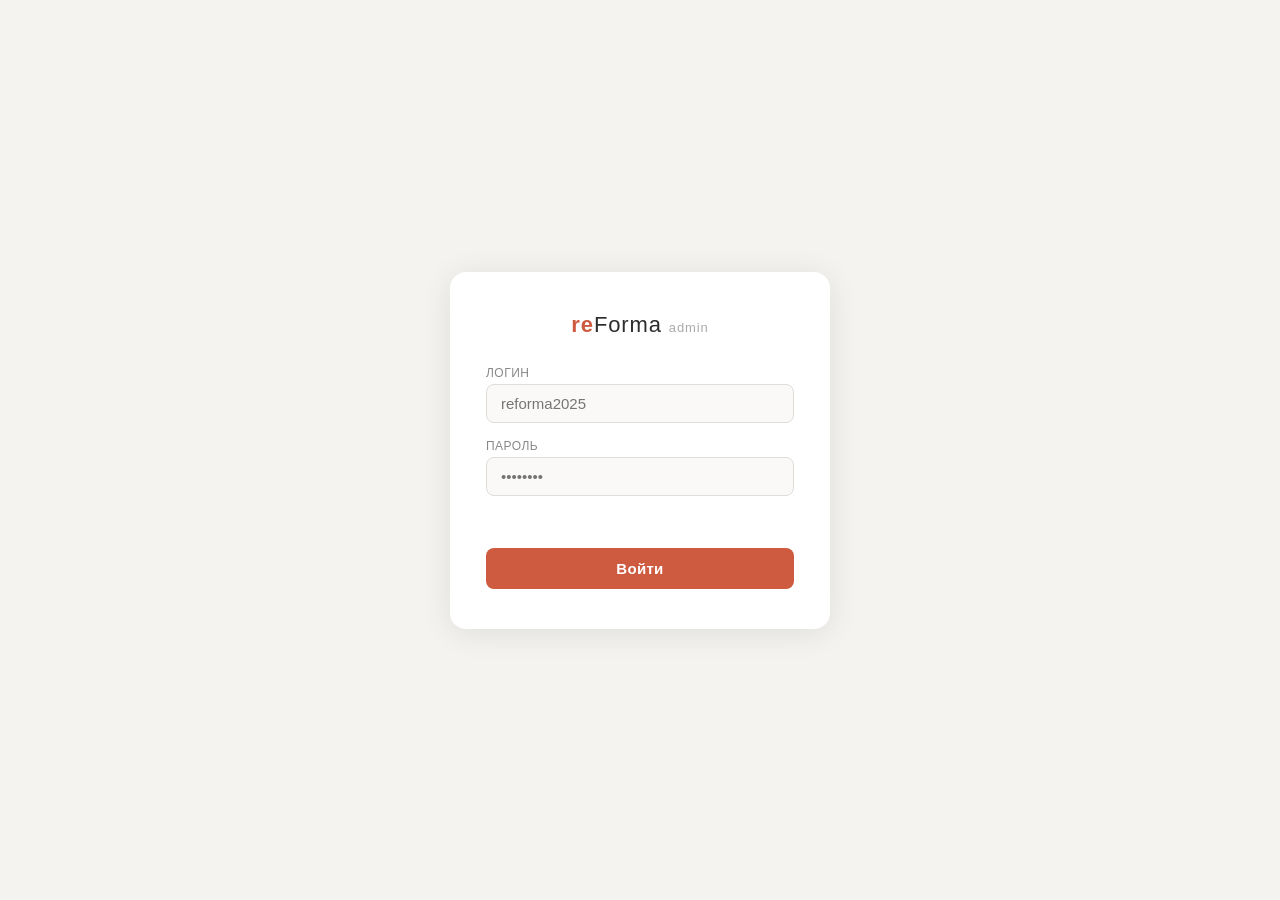
<file: admin.html>
<!DOCTYPE html>
<html lang="ru">
<head>
<meta charset="UTF-8">
<meta name="viewport" content="width=device-width, initial-scale=1.0">
<meta http-equiv="Cache-Control" content="no-cache, no-store, must-revalidate">
<meta http-equiv="Pragma" content="no-cache">
<meta http-equiv="Expires" content="0">
<title>reForma — Админ</title>
<style>
  * { box-sizing: border-box; margin: 0; padding: 0; }
  body { font-family: 'Segoe UI', Arial, sans-serif; background: #f5f3ef; color: #2d2d2d; min-height: 100vh; }

  /* LOGIN */
  #login-screen {
    display: flex; align-items: center; justify-content: center;
    min-height: 100vh; background: #f5f3ef;
  }
  .login-box {
    background: #fff; border-radius: 16px; padding: 40px 36px;
    width: 100%; max-width: 380px;
    box-shadow: 0 4px 32px rgba(0,0,0,.09);
  }
  .login-logo {
    text-align: center; margin-bottom: 28px;
    font-size: 22px; font-weight: 700; letter-spacing: .04em; color: #ce5b40;
  }
  .login-logo span { color: #2d2d2d; font-weight: 300; }
  .login-box label { display: block; font-size: 12px; color: #888; margin-bottom: 4px; margin-top: 16px; letter-spacing: .04em; text-transform: uppercase; }
  .login-box input {
    width: 100%; padding: 10px 14px; border: 1.5px solid #e0ddd8;
    border-radius: 8px; font-size: 15px; outline: none; transition: border .2s;
    background: #faf9f7;
  }
  .login-box input:focus { border-color: #ce5b40; }
  .login-btn {
    margin-top: 24px; width: 100%; padding: 12px;
    background: #ce5b40; color: #fff; border: none; border-radius: 8px;
    font-size: 15px; font-weight: 600; cursor: pointer; letter-spacing: .02em;
    transition: background .2s;
  }
  .login-btn:hover { background: #b84e36; }
  .login-error { color: #ce5b40; font-size: 13px; margin-top: 10px; text-align: center; min-height: 18px; }

  /* DASHBOARD */
  #dashboard { display: none; }
  .top-bar {
    background: #fff; border-bottom: 1px solid #e8e4de;
    padding: 14px 24px; display: flex; align-items: center; justify-content: space-between;
    position: sticky; top: 0; z-index: 10;
  }
  .top-bar-logo { font-size: 18px; font-weight: 700; color: #ce5b40; letter-spacing: .04em; }
  .top-bar-logo span { color: #2d2d2d; font-weight: 300; }
  .logout-btn {
    background: none; border: 1.5px solid #e0ddd8; border-radius: 8px;
    padding: 6px 16px; font-size: 13px; color: #888; cursor: pointer;
    transition: border-color .2s, color .2s;
  }
  .logout-btn:hover { border-color: #ce5b40; color: #ce5b40; }

  .content { padding: 28px 20px; max-width: 1100px; margin: 0 auto; }

  /* STATS CARDS */
  .stats-row { display: flex; gap: 16px; flex-wrap: wrap; margin-bottom: 32px; }
  .stat-card {
    background: #fff; border-radius: 14px; padding: 22px 26px;
    flex: 1; min-width: 160px;
    box-shadow: 0 2px 12px rgba(0,0,0,.06);
  }
  .stat-card .stat-label { font-size: 12px; color: #aaa; text-transform: uppercase; letter-spacing: .05em; margin-bottom: 8px; }
  .stat-card .stat-value { font-size: 34px; font-weight: 700; color: #ce5b40; line-height: 1; }
  .stat-card .stat-sub { font-size: 12px; color: #bbb; margin-top: 6px; }

  /* TABS */
  .tabs { display: flex; gap: 8px; margin-bottom: 20px; flex-wrap: wrap; }
  .tab-btn {
    padding: 8px 20px; border-radius: 20px; border: 1.5px solid #e0ddd8;
    background: #fff; font-size: 14px; cursor: pointer; color: #666;
    transition: all .2s;
  }
  .tab-btn.active { background: #ce5b40; color: #fff; border-color: #ce5b40; font-weight: 600; }

  /* SECTION */
  .section { display: none; }
  .section.active { display: block; }
  .section-title { font-size: 16px; font-weight: 600; margin-bottom: 16px; color: #2d2d2d; }

  /* TABLE */
  .table-wrap { overflow-x: auto; border-radius: 14px; box-shadow: 0 2px 12px rgba(0,0,0,.06); }
  table { width: 100%; border-collapse: collapse; background: #fff; font-size: 14px; }
  thead th {
    background: #faf9f7; padding: 12px 16px; text-align: left;
    font-size: 11px; text-transform: uppercase; letter-spacing: .05em;
    color: #999; border-bottom: 1px solid #f0ede8; white-space: nowrap;
  }
  tbody tr { border-bottom: 1px solid #f5f3ef; transition: background .15s; }
  tbody tr:last-child { border-bottom: none; }
  tbody tr:hover { background: #faf9f7; }
  tbody td { padding: 12px 16px; vertical-align: top; }
  .badge {
    display: inline-block; padding: 2px 9px; border-radius: 20px;
    font-size: 11px; font-weight: 600; white-space: nowrap;
  }
  .badge-plan { background: #fde8e4; color: #ce5b40; }
  .badge-promo { background: #e6f4ea; color: #2e7d32; }
  .badge-unpaid { background: #fff3cd; color: #856404; border: 1px solid #ffc107; }
  .badge-paid   { background: #e6f4ea; color: #2e7d32; }

  /* DISHES EXPAND */
  .dishes-toggle { color: #ce5b40; cursor: pointer; font-size: 12px; text-decoration: underline; white-space: nowrap; }
  .dishes-list { display: none; margin-top: 6px; font-size: 12px; color: #666; }
  .dishes-list.open { display: block; }

  /* TRAINING LOG */
  .training-chart { background: #fff; border-radius: 14px; padding: 24px; box-shadow: 0 2px 12px rgba(0,0,0,.06); margin-bottom: 24px; }
  .chart-bars { display: flex; align-items: flex-end; gap: 6px; height: 120px; margin-top: 16px; flex-wrap: wrap; }
  .chart-bar-wrap { display: flex; flex-direction: column; align-items: center; flex: 1; min-width: 28px; }
  .chart-bar { background: #ce5b40; border-radius: 4px 4px 0 0; width: 100%; transition: height .3s; min-height: 2px; }
  .chart-bar-label { font-size: 10px; color: #aaa; margin-top: 4px; white-space: nowrap; }
  .chart-bar-count { font-size: 10px; color: #ce5b40; font-weight: 600; margin-bottom: 2px; }

  .training-table-wrap { overflow-x: auto; border-radius: 14px; box-shadow: 0 2px 12px rgba(0,0,0,.06); }

  .empty-state { text-align: center; padding: 48px 24px; color: #bbb; font-size: 15px; }
  .empty-state .empty-icon { font-size: 40px; margin-bottom: 12px; }

  /* CLEAR DATA */
  .danger-zone { margin-top: 32px; padding: 20px 24px; background: #fff; border-radius: 14px; box-shadow: 0 2px 12px rgba(0,0,0,.06); }
  .danger-zone h3 { font-size: 14px; color: #ce5b40; margin-bottom: 12px; }
  .danger-btn { padding: 8px 18px; background: none; border: 1.5px solid #e88; border-radius: 8px; color: #c44; font-size: 13px; cursor: pointer; transition: all .2s; margin-right: 10px; }
  .danger-btn:hover { background: #fee; }

  .settings-card { background: #fff; border-radius: 14px; padding: 28px 28px 24px; box-shadow: 0 2px 12px rgba(0,0,0,.06); max-width: 560px; }
  .settings-card p { font-size: 13px; color: #888; margin-bottom: 18px; line-height: 1.6; }
  .settings-card label { display: block; font-size: 11px; color: #aaa; margin-bottom: 6px; text-transform: uppercase; letter-spacing: .05em; }
  .settings-card input[type=url],
  .settings-card input[type=password] { width: 100%; padding: 10px 14px; border: 1.5px solid #e0ddd8; border-radius: 8px; font-size: 14px; outline: none; transition: border .2s; background: #faf9f7; }
  .settings-card input[type=url]:focus,
  .settings-card input[type=password]:focus { border-color: #ce5b40; }
  .save-btn { margin-top: 14px; padding: 10px 24px; background: #ce5b40; color: #fff; border: none; border-radius: 8px; font-size: 14px; font-weight: 600; cursor: pointer; transition: background .2s; }
  .save-btn:hover { background: #b84e36; }
  .source-badge { display: inline-block; padding: 2px 10px; border-radius: 20px; font-size: 11px; font-weight: 600; margin-left: 10px; vertical-align: middle; }
  .source-cloud { background: #e6f4ea; color: #2e7d32; }
  .source-local { background: #fff3e0; color: #e65100; }
  .refresh-btn { padding: 5px 14px; background: none; border: 1.5px solid #e0ddd8; border-radius: 8px; font-size: 12px; color: #888; cursor: pointer; transition: all .2s; margin-left: 10px; vertical-align: middle; }
  .refresh-btn:hover { border-color: #ce5b40; color: #ce5b40; }

  /* ── CALENDAR ── */
  .cal-nav { display:flex; align-items:center; gap:8px; flex-wrap:wrap; margin-bottom:20px; }
  .cal-nav-btn { padding:6px 14px; border:1.5px solid #e0ddd8; border-radius:8px; background:#fff; font-size:13px; color:#666; cursor:pointer; transition:all .2s; }
  .cal-nav-btn:hover { border-color:#ce5b40; color:#ce5b40; }
  .cal-nav-today { background:#ce5b40; color:#fff; border-color:#ce5b40; }
  .cal-nav-today:hover { background:#b84e36; border-color:#b84e36; color:#fff; }
  .cal-range { font-size:14px; font-weight:600; color:#2d2d2d; padding:0 4px; }
  .cal-day { margin-bottom:28px; }
  .cal-day-hdr { font-size:14px; font-weight:700; color:#2d2d2d; padding:10px 0 10px; border-bottom:2px solid #e0ddd8; margin-bottom:12px; display:flex; align-items:center; gap:10px; }
  .cal-day-hdr.today-hdr { border-bottom-color:#ce5b40; }
  .cal-today-dot { width:8px; height:8px; border-radius:50%; background:#ce5b40; display:inline-block; }
  .cal-count-badge { font-size:11px; font-weight:600; color:#ce5b40; background:#fde8e4; border-radius:10px; padding:2px 9px; }
  .cal-empty { color:#bbb; font-size:13px; padding:4px 0 8px; }
  .cal-card { background:#fff; border-radius:12px; padding:14px 16px; margin-bottom:10px; box-shadow:0 2px 10px rgba(0,0,0,.07); border-left:4px solid #ce5b40; }
  .cal-card.c2000 { border-left-color:#4a87b5; }
  .cal-card-hdr { display:flex; align-items:flex-start; justify-content:space-between; gap:8px; margin-bottom:6px; }
  .cal-name { font-size:14px; font-weight:700; color:#2d2d2d; }
  .cal-phone { font-size:12px; color:#888; margin-top:2px; }
  .cal-plan-tag { font-size:11px; font-weight:600; white-space:nowrap; padding:3px 9px; border-radius:8px; background:#fde8e4; color:#ce5b40; }
  .cal-plan-tag.t2000 { background:#daeaf5; color:#4a87b5; }
  .cal-addr { font-size:12px; color:#888; margin-bottom:8px; }
  .cal-meals { display:flex; flex-direction:column; gap:5px; }
  .cal-meal-row { display:flex; gap:8px; font-size:13px; align-items:baseline; }
  .cal-meal-lbl { color:#aaa; font-size:11px; min-width:58px; flex-shrink:0; }
  .cal-meal-val { color:#2d2d2d; line-height:1.4; }
  .cal-no-dishes { font-size:12px; color:#bbb; font-style:italic; }
  .cal-comment { font-size:12px; color:#888; margin-top:8px; border-top:1px solid #f0ede8; padding-top:6px; }
  .cal-card { cursor: grab; }
  .cal-card:active { cursor: grabbing; }
  .cal-day.drag-over { background: rgba(206,91,64,.08); border-radius: 8px; outline: 2px dashed #ce5b40; }

  /* ── ЗАКУП И СЕБЕСТОИМОСТЬ ── */
  .costs-toolbar{display:flex;align-items:center;gap:10px;flex-wrap:wrap;margin-bottom:20px}
  .add-week-btn{padding:8px 18px;background:#ce5b40;color:#fff;border:none;border-radius:8px;font-size:13px;font-weight:600;cursor:pointer;transition:background .2s}
  .add-week-btn:hover{background:#b84e36}
  .week-del-btn{background:none;border:none;color:#ccc;font-size:13px;cursor:pointer;padding:0 2px;line-height:1;transition:color .15s;vertical-align:middle}
  .week-del-btn:hover{color:#ce5b40}
  .mode-toggle-btn{background:none;border:1px solid #e0ddd8;border-radius:5px;color:#888;cursor:pointer;font-size:10px;padding:1px 5px;transition:all .15s;vertical-align:middle;white-space:nowrap}
  .mode-toggle-btn:hover{border-color:#ce5b40;color:#ce5b40}
  .pkg-inputs{min-width:140px}
  .pkg-row{display:flex;gap:3px;align-items:center;flex-wrap:nowrap}
  .pkg-calc-lbl{font-size:10px;color:#aaa;margin-top:2px;white-space:nowrap}
  .ing-hide-btn{background:none;border:none;cursor:pointer;color:#ddd;font-size:10px;padding:0 3px;vertical-align:middle;line-height:1;transition:color .2s;margin-left:4px}
  .ing-hide-btn:hover{color:#ce5b40}
  .ing-row-hidden{opacity:.35}
  .ing-table{width:100%;border-collapse:collapse;background:#fff;font-size:13px}
  .ing-table th{background:#faf9f7;padding:9px 12px;text-align:left;font-size:11px;text-transform:uppercase;letter-spacing:.05em;color:#999;border-bottom:1px solid #f0ede8;white-space:nowrap}
  .ing-table td{padding:7px 12px;border-bottom:1px solid #f8f6f3;vertical-align:middle}
  .ing-table .ing-cat-row td{background:#fdf6f5;font-size:11px;font-weight:700;color:#ce5b40;text-transform:uppercase;letter-spacing:.04em;padding:8px 12px 4px}
  .ing-table .week-th{text-align:center;min-width:88px}
  .price-inp{width:78px;text-align:right;border:1px solid #e0ddd8;border-radius:6px;padding:4px 7px;font-size:13px;outline:none;transition:border .15s;background:#fff}
  .price-inp:focus{border-color:#ce5b40}
  .unit-cell{color:#aaa;font-size:11px;white-space:nowrap}
  .dc-table{width:100%;border-collapse:collapse;background:#fff;font-size:13px}
  .dc-table th{background:#faf9f7;padding:9px 14px;text-align:left;font-size:11px;text-transform:uppercase;letter-spacing:.05em;color:#999;border-bottom:1px solid #f0ede8;white-space:nowrap}
  .dc-table td{padding:8px 14px;border-bottom:1px solid #f8f6f3;vertical-align:middle}
  .dc-table .dc-cat-row td{background:#faf9f7;font-size:11px;font-weight:700;color:#ce5b40;text-transform:uppercase;letter-spacing:.04em}
  .dc-val{font-weight:700;color:#2d2d2d}
  .dc-missing{color:#aaa;font-style:italic;font-size:12px}
  .dc-warn{color:#e6950a;font-size:11px}
  .fc-grid{display:grid;grid-template-columns:repeat(auto-fit,minmax(200px,1fr));gap:14px;margin-bottom:24px}
  .fc-card{background:#fff;border-radius:14px;padding:18px 20px;box-shadow:0 2px 12px rgba(0,0,0,.06)}
  .fc-label{font-size:11px;color:#aaa;text-transform:uppercase;letter-spacing:.05em;margin-bottom:8px}
  .fc-value{font-size:26px;font-weight:700;color:#ce5b40;line-height:1.1}
  .fc-value.green{color:#2e7d32}
  .fc-sub{font-size:11px;color:#bbb;margin-top:5px;line-height:1.4}
  .fc-unit{font-size:14px;font-weight:400}
  .fd-table{width:100%;border-collapse:collapse;background:#fff;font-size:13px}
  .fd-table th{background:#faf9f7;padding:9px 14px;text-align:left;font-size:11px;text-transform:uppercase;letter-spacing:.05em;color:#999;border-bottom:1px solid #f0ede8}
  .fd-table td{padding:9px 14px;border-bottom:1px solid #f8f6f3}
  .fd-table .fd-hl{background:#f5fdf5}
  .fd-table .fd-hl td{font-weight:700}
  /* ── OCR SCREENSHOT ── */
  .screenshot-btn{padding:8px 16px;background:none;border:1.5px solid #ce5b40;color:#ce5b40;border-radius:8px;font-size:13px;font-weight:600;cursor:pointer;transition:all .2s}
  .screenshot-btn:hover{background:#ce5b40;color:#fff}
  .ocr-overlay{display:none;position:fixed;inset:0;background:rgba(0,0,0,.45);z-index:200;align-items:center;justify-content:center;padding:16px}
  .ocr-overlay.show{display:flex}
  .ocr-modal{background:#fff;border-radius:18px;padding:28px 28px 22px;width:100%;max-width:560px;max-height:90vh;overflow-y:auto;box-shadow:0 8px 40px rgba(0,0,0,.18)}
  .ocr-modal-title{font-size:16px;font-weight:700;color:#2d2d2d;margin-bottom:6px}
  .ocr-week-label{font-size:12px;color:#aaa;background:#f5f3ef;border-radius:6px;padding:2px 10px;display:inline-block;margin-bottom:16px}
  .ocr-loading{text-align:center;padding:32px 0;color:#888;font-size:14px}
  .ocr-spinner{width:32px;height:32px;border:3px solid #f0ede8;border-top-color:#ce5b40;border-radius:50%;animation:spin .8s linear infinite;margin:0 auto 14px}
  @keyframes spin{to{transform:rotate(360deg)}}
  .ocr-item{display:grid;grid-template-columns:20px 1fr auto auto;align-items:center;gap:10px;padding:9px 0;border-bottom:1px solid #f5f3ef;font-size:13px}
  .ocr-item:last-child{border-bottom:none}
  .ocr-item-price{color:#aaa;font-size:12px;white-space:nowrap}
  .ocr-item-calc{color:#ce5b40;font-weight:700;font-size:12px;white-space:nowrap}
  .ocr-none{text-align:center;padding:24px 0;color:#aaa;font-size:14px;line-height:1.6}
  .ocr-actions{display:flex;gap:10px;justify-content:flex-end;margin-top:20px;padding-top:16px;border-top:1px solid #f0ede8}
  .ocr-apply-btn{padding:9px 22px;background:#ce5b40;color:#fff;border:none;border-radius:8px;font-size:14px;font-weight:600;cursor:pointer;transition:background .2s}
  .ocr-apply-btn:hover{background:#b84e36}
  .ocr-cancel-btn{padding:9px 18px;background:none;border:1.5px solid #e0ddd8;border-radius:8px;font-size:14px;color:#888;cursor:pointer;transition:all .2s}
  .ocr-cancel-btn:hover{border-color:#ce5b40;color:#ce5b40}
  @media (max-width: 600px) {
    .content { padding: 16px 12px; }
    .stat-card { min-width: 130px; padding: 16px 18px; }
    .stat-card .stat-value { font-size: 26px; }
    table { font-size: 13px; }
    tbody td, thead th { padding: 10px 10px; }
  }
</style>
</head>
<body>

<!-- LOGIN -->
<div id="login-screen">
  <div class="login-box">
    <div class="login-logo">re<span>Forma</span> <span style="font-size:13px;color:#aaa;font-weight:400;">admin</span></div>
    <label for="l-login">Логин</label>
    <input type="text" id="l-login" autocomplete="username" placeholder="reforma2025">
    <label for="l-pass">Пароль</label>
    <input type="password" id="l-pass" autocomplete="current-password" placeholder="••••••••">
    <div class="login-error" id="login-error"></div>
    <button class="login-btn" onclick="doLogin()">Войти</button>
  </div>
</div>

<!-- DASHBOARD -->
<div id="dashboard">
  <div class="top-bar">
    <div class="top-bar-logo">re<span>Forma</span></div>
    <button class="logout-btn" onclick="doLogout()">Выйти</button>
  </div>
  <div class="content">
    <!-- STATS -->
    <div class="stats-row">
      <div class="stat-card">
        <div class="stat-label">Всего заказов</div>
        <div class="stat-value" id="s-orders">0</div>
        <div class="stat-sub">с начала работы</div>
      </div>
      <div class="stat-card">
        <div class="stat-label">Клиентов</div>
        <div class="stat-value" id="s-clients">0</div>
        <div class="stat-sub">уникальных номеров</div>
      </div>
      <div class="stat-card">
        <div class="stat-label">Переходы «Тренируйся»</div>
        <div class="stat-value" id="s-train">0</div>
        <div class="stat-sub">всего кликов</div>
      </div>
      <div class="stat-card">
        <div class="stat-label">Заказов сегодня</div>
        <div class="stat-value" id="s-today">0</div>
        <div class="stat-sub" id="s-today-date">—</div>
      </div>
    </div>

    <!-- TABS -->
    <div class="tabs">
      <button class="tab-btn active" onclick="showTab('orders')">Заказы</button>
      <button class="tab-btn" onclick="showTab('clients')">Клиенты</button>
      <button class="tab-btn" onclick="showTab('deliveries')">Доставки</button>
      <button class="tab-btn" onclick="showTab('training')">Статистика тренировок</button>
      <button class="tab-btn" onclick="showTab('settings')">Настройки</button>
      <button class="tab-btn" onclick="showTab('costs')">Закуп и себестоимость</button>
    </div>

    <!-- ORDERS -->
    <div id="tab-orders" class="section active">
      <div class="section-title">
        История заказов
        <span id="orders-source-badge" class="source-badge" style="display:none"></span>
        <button class="refresh-btn" id="refresh-btn" style="display:none" onclick="loadData()">↻ Обновить</button>
      </div>
      <div class="table-wrap">
        <table id="orders-table">
          <thead><tr>
            <th>#</th>
            <th>Дата заказа</th>
            <th>Имя</th>
            <th>Телефон</th>
            <th>Дата доставки</th>
            <th>Адрес</th>
            <th>План</th>
            <th>Оплата</th>
            <th>Промокод</th>
            <th>Блюда</th>
          </tr></thead>
          <tbody id="orders-tbody"></tbody>
        </table>
      </div>
      <div id="orders-empty" class="empty-state" style="display:none">
        <div class="empty-icon">📋</div>
        Заказов пока нет
      </div>
    </div>

    <!-- CLIENTS -->
    <div id="tab-clients" class="section">
      <div class="section-title">Клиенты</div>
      <div class="table-wrap">
        <table id="clients-table">
          <thead><tr>
            <th>Имя</th>
            <th>Телефон</th>
            <th>Заказов</th>
            <th>Последний заказ</th>
            <th>Планы</th>
          </tr></thead>
          <tbody id="clients-tbody"></tbody>
        </table>
      </div>
      <div id="clients-empty" class="empty-state" style="display:none">
        <div class="empty-icon">👤</div>
        Клиентов пока нет
      </div>
    </div>

    <!-- DELIVERIES -->
    <div id="tab-deliveries" class="section">
      <div class="section-title">Расписание доставок</div>
      <div class="cal-nav">
        <button class="cal-nav-btn" onclick="calShift(-7)">← Назад</button>
        <button class="cal-nav-btn cal-nav-today" onclick="calToday()">Сегодня</button>
        <button class="cal-nav-btn" onclick="calShift(7)">Вперёд →</button>
        <span class="cal-range" id="cal-range-label"></span>
      </div>
      <div id="cal-body"></div>
    </div>

    <!-- TRAINING -->
    <div id="tab-training" class="section">
      <div class="section-title">Переходы на тренировки</div>
      <div class="training-chart">
        <div style="font-size:13px;color:#aaa;">Клики по дням (последние 14 дней)</div>
        <div class="chart-bars" id="chart-bars"></div>
      </div>
      <div class="section-title">Подробный лог</div>
      <div class="training-table-wrap">
        <table id="train-table">
          <thead><tr><th>#</th><th>Дата и время</th><th>День недели</th></tr></thead>
          <tbody id="train-tbody"></tbody>
        </table>
      </div>
      <div id="train-empty" class="empty-state" style="display:none">
        <div class="empty-icon">🏋️</div>
        Переходов пока нет
      </div>
    </div>

    <!-- SETTINGS -->
    <div id="tab-settings" class="section">
      <div class="section-title">Облачная база заказов</div>
      <div class="settings-card">
        <p>Вставьте URL развёртывания из Google Apps Script (<code>apps-script-orders.gs</code>). После сохранения заказы будут загружаться из Google Таблицы вместо localStorage — данные станут общими для всех устройств.</p>
        <label for="script-url-input">URL Apps Script (Веб-приложение)</label>
        <input type="url" id="script-url-input" placeholder="https://script.google.com/macros/s/…/exec">
        <button class="save-btn" onclick="saveScriptUrl()">Сохранить</button>
        <div id="script-url-status" style="margin-top:10px;font-size:13px;color:#888;min-height:18px"></div>
      </div>
      <div class="settings-card" style="margin-top:20px">
        <p>Ключ Anthropic API нужен для автоматического распознавания цен со скриншотов доставки. Хранится только в вашем браузере.</p>
        <label for="claude-key-input">Anthropic API Key</label>
        <input type="password" id="claude-key-input" placeholder="sk-ant-api03-…">
        <button class="save-btn" onclick="saveClaudeKey()" style="margin-top:10px">Сохранить ключ</button>
        <div id="claude-key-status" style="margin-top:10px;font-size:13px;color:#888;min-height:18px"></div>
      </div>
    </div>

    <!-- COSTS & PROCUREMENT -->
    <div id="tab-costs" class="section">
      <div class="section-title">Закуп и себестоимость</div>
      <div class="costs-toolbar">
        <button class="add-week-btn" onclick="addPurchaseWeek()">+ Новая неделя закупки</button>
        <button class="screenshot-btn" onclick="openScreenshotPicker()">📷 Загрузить скриншот</button>
        <input type="file" id="screenshot-input" accept="image/*" style="display:none" onchange="onScreenshotSelect(event)">
        <button class="screenshot-btn" onclick="exportPurchaseData()">💾 Экспорт</button>
        <input type="file" id="import-input" accept=".json" style="display:none" onchange="importPurchaseData(event)">
        <button class="screenshot-btn" onclick="document.getElementById('import-input').click()">📂 Импорт</button>
        <button class="screenshot-btn" id="toggle-hidden-btn" onclick="toggleShowHidden()">🙈 Скрытые</button>
      </div>
      <div id="ing-table-wrap" style="margin-bottom:28px"></div>
      <div id="cost-results-section" style="display:none">
        <div class="section-title" style="font-size:14px;margin-top:4px">Себестоимость блюд <span style="font-size:12px;color:#aaa;font-weight:400">(по ценам последней недели)</span></div>
        <div class="table-wrap" style="margin-bottom:28px">
          <table class="dc-table">
            <thead><tr>
              <th>Код</th><th>Блюдо</th>
              <th style="text-align:right">Ингредиенты</th>
              <th style="text-align:right">Посуда</th>
              <th style="text-align:right">Итого</th>
              <th>⚠ Нет цены</th>
            </tr></thead>
            <tbody id="dish-cost-tbody"></tbody>
          </table>
        </div>
        <div class="section-title" style="font-size:14px">Финансовый расчёт</div>
        <div class="fc-grid" id="finance-cards"></div>
        <div class="table-wrap" style="margin-bottom:24px">
          <table class="fd-table">
            <thead><tr>
              <th>Показатель</th>
              <th style="text-align:right">Рацион 1 390 ₽</th>
              <th style="text-align:right">Рацион 1 520 ₽</th>
            </tr></thead>
            <tbody id="finance-detail-tbody"></tbody>
          </table>
        </div>
      </div>
    </div>

    <!-- DANGER ZONE -->
    <div class="danger-zone">
      <h3>Управление данными</h3>
      <button class="danger-btn" onclick="clearOrders()">Очистить заказы</button>
      <button class="danger-btn" onclick="clearTraining()">Очистить статистику тренировок</button>
    </div>
  </div>
</div>

<!-- OCR OVERLAY -->
<div id="ocr-overlay" class="ocr-overlay" onclick="closeOcrModal(event)">
  <div class="ocr-modal" id="ocr-modal">
    <div class="ocr-modal-title">Распознавание цен</div>
    <div class="ocr-week-label" id="ocr-week-label"></div>
    <div id="ocr-body"></div>
    <div class="ocr-actions">
      <button class="ocr-cancel-btn" onclick="closeOcrModal()">Отмена</button>
      <button class="ocr-apply-btn" id="ocr-apply-btn" style="display:none" onclick="applyOcrResults()">Применить цены</button>
    </div>
  </div>
</div>

<script>
const CREDS      = { login: 'reforma2025', pass: 'reforma2025' };
const CHEF_CREDS = { login: 'Liana07',    pass: 'Liana07' };
const SESSION_KEY      = 'rf_admin_session';
const SESSION_ROLE_KEY = 'rf_admin_role';
const SCRIPT_URL_KEY = 'rf_apps_script_url';
const APPS_SCRIPT_TOKEN = 'rf_admin_2025_secret';
const DEFAULT_SCRIPT_URL = 'https://script.google.com/macros/s/AKfycbw8Ph-V6-YY0QUB_KGEl9wqSHR5StRjVGw1k-QhQ6LelWfmQQPPC2HoGZXwG_TK1ydPjA/exec';
let appsScriptUrl = localStorage.getItem(SCRIPT_URL_KEY) || DEFAULT_SCRIPT_URL;

// ── Server-side persistence for admin data (overrides + purchase) ──────────
const ADMIN_DATA_URL   = 'admindata.php';
const ADMIN_DATA_TOKEN = 'rf_admin_2025_secret';

async function adminDataGet(key) {
  try {
    const r = await fetch(ADMIN_DATA_URL + '?key=' + encodeURIComponent(key), {
      headers: { 'X-Admin-Token': ADMIN_DATA_TOKEN },
      cache: 'no-store'
    });
    if (!r.ok) return null;
    const j = await r.json();
    return j.ok ? j.data : null;
  } catch(e) { return null; }
}

function adminDataSet(key, data) {
  fetch(ADMIN_DATA_URL + '?key=' + encodeURIComponent(key), {
    method: 'POST',
    headers: { 'Content-Type': 'application/json', 'X-Admin-Token': ADMIN_DATA_TOKEN },
    body: JSON.stringify(data)
  }).catch(() => {});
}

let _purchaseSaveTimer = null;
function schedulePurchaseSave(d) {
  clearTimeout(_purchaseSaveTimer);
  _purchaseSaveTimer = setTimeout(() => adminDataSet('rf_purchase_v1', d), 1500);
}

const DAYS_RU = ['Вс','Пн','Вт','Ср','Чт','Пт','Сб'];
const MONTHS_RU = ['янв','фев','мар','апр','май','июн','июл','авг','сен','окт','ноя','дек'];
const MONTHS_LONG = ['января','февраля','марта','апреля','мая','июня','июля','августа','сентября','октября','ноября','декабря'];
const DAYS_LONG = ['Воскресенье','Понедельник','Вторник','Среда','Четверг','Пятница','Суббота'];
let _calOffset = 0;

function fmtDate(iso) {
  if (!iso) return '—';
  try {
    const d = new Date(iso);
    return d.getDate() + ' ' + MONTHS_RU[d.getMonth()] + ' ' + d.getFullYear()
      + ' ' + String(d.getHours()).padStart(2,'0') + ':' + String(d.getMinutes()).padStart(2,'0');
  } catch { return iso; }
}

function fmtDateShort(iso) {
  if (!iso) return '—';
  try {
    const d = new Date(iso);
    return d.getDate() + ' ' + MONTHS_RU[d.getMonth()];
  } catch { return iso; }
}

function doLogin() {
  const l = document.getElementById('l-login').value.trim();
  const p = document.getElementById('l-pass').value.trim();
  if (l === CREDS.login && p === CREDS.pass) {
    sessionStorage.setItem(SESSION_KEY, '1');
    sessionStorage.setItem(SESSION_ROLE_KEY, 'admin');
    showDashboard();
  } else if (l === CHEF_CREDS.login && p === CHEF_CREDS.pass) {
    sessionStorage.setItem(SESSION_KEY, '1');
    sessionStorage.setItem(SESSION_ROLE_KEY, 'chef');
    showDashboard();
  } else {
    document.getElementById('login-error').textContent = 'Неверный логин или пароль';
  }
}

document.addEventListener('keydown', e => {
  if (e.key === 'Enter' && document.getElementById('login-screen').style.display !== 'none') doLogin();
});

function isChef() {
  return sessionStorage.getItem(SESSION_ROLE_KEY) === 'chef';
}

function doLogout() {
  sessionStorage.removeItem(SESSION_KEY);
  sessionStorage.removeItem(SESSION_ROLE_KEY);
  document.getElementById('dashboard').style.display = 'none';
  document.getElementById('login-screen').style.display = 'flex';
}

function showDashboard() {
  document.getElementById('login-screen').style.display = 'none';
  document.getElementById('dashboard').style.display = 'block';
  if (isChef()) applyChefView();
  loadData();
}

function applyChefView() {
  // Скрываем всё лишнее для повара — только вкладка «Доставки»
  document.querySelector('.stats-row') && (document.querySelector('.stats-row').style.display = 'none');
  document.querySelector('.danger-zone') && (document.querySelector('.danger-zone').style.display = 'none');
  // Скрываем все кнопки вкладок кроме «Доставки»
  document.querySelectorAll('.tab-btn').forEach(btn => {
    if (!btn.textContent.includes('Доставки')) btn.style.display = 'none';
  });
  // Активируем вкладку Доставки
  document.querySelectorAll('.section').forEach(s => s.classList.remove('active'));
  document.querySelectorAll('.tab-btn').forEach(b => b.classList.remove('active'));
  const delivTab = document.getElementById('tab-deliveries');
  const delivBtn = [...document.querySelectorAll('.tab-btn')].find(b => b.textContent.includes('Доставки'));
  if (delivTab) delivTab.classList.add('active');
  if (delivBtn) delivBtn.classList.add('active');
}

function normalizeCloudOrder(obj) {
  const phone = obj['Телефон'];
  return {
    id:           obj['№'] || obj['ID'],
    date:         obj['Дата заказа'],
    name:         obj['Имя'],
    phone:        (!phone || typeof phone === 'object' || String(phone).startsWith('#')) ? '' : String(phone),
    deliveryDate: obj['Дата доставки'],
    mode:         obj['Режим'] || '',
    mealPlan:     obj['План']  || '',
    plan:         obj['Режим'] || obj['План'],
    city:         obj['Город']  || '',
    street:       obj['Улица']  || '',
    house:        obj['Дом']    || '',
    apt:          obj['Кв']     || '',
    promo:        obj['Промокод'],
    totalPrice:   obj['Сумма ₽'],
    dishesStr:    obj['Блюда'],
    comment:      obj['Комментарий'],
    _cloud:       true
  };
}

async function fetchCloudOrders() {
  try {
    const url = appsScriptUrl + '?token=' + APPS_SCRIPT_TOKEN + '&_t=' + Date.now();
    const res = await fetch(url, { cache: 'no-store' });
    const data = await res.json();
    if (data.ok) return data.orders.map(normalizeCloudOrder);
  } catch (e) { console.error('fetchCloudOrders:', e); }
  return null;
}

function renderDishCell(o, uid) {
  // 1. Строка из облака (Google Sheets)
  if (o.dishesStr) {
    const lines = esc(o.dishesStr).replace(/ \| /g, '<br>').replace(/, /g, '<br>');
    return `<span class="dishes-toggle" onclick="toggleDishes('${uid}')">Состав</span>
            <div class="dishes-list" id="${uid}">${lines}</div>`;
  }
  // 2. 1-дневный заказ: dishes — обычный объект {Завтрак:"...", Обед:"...", Ужин:"..."}
  if (o.dishes && !Array.isArray(o.dishes) && typeof o.dishes === 'object') {
    const entries = Object.entries(o.dishes);
    if (entries.length > 0) {
      const lines = entries.map(([k,v]) => esc(k) + ': ' + esc(v)).join('<br>');
      return `<span class="dishes-toggle" onclick="toggleDishes('${uid}')">Состав</span>
              <div class="dishes-list" id="${uid}">${lines}</div>`;
    }
  }
  // 3. Старый формат: dishes — массив объектов
  const dishes = Array.isArray(o.dishes) ? o.dishes : [];
  if (dishes.length === 0) return '<span style="color:#ddd">—</span>';
  const names = dishes.map(d => (d.name || d) + (d.kcal ? ' (' + d.kcal + ' ккал)' : '')).join('\n');
  return `<span class="dishes-toggle" onclick="toggleDishes('${uid}')">${dishes.length} блюд</span>
          <div class="dishes-list" id="${uid}">${esc(names).replace(/\n/g,'<br>')}</div>`;
}

function setSourceBadge(isCloud, failed) {
  const badge = document.getElementById('orders-source-badge');
  const btn   = document.getElementById('refresh-btn');
  if (!appsScriptUrl) { badge.style.display = 'none'; btn.style.display = 'none'; return; }
  badge.style.display = '';
  btn.style.display   = '';
  if (failed) {
    badge.className   = 'source-badge source-local';
    badge.textContent = 'localStorage (облако недоступно)';
  } else {
    badge.className   = 'source-badge source-cloud';
    badge.textContent = 'Google Sheets';
  }
}

async function loadData() {
  let orders = [];
  let cloudFailed = false;

  if (appsScriptUrl) {
    const cloud = await fetchCloudOrders();
    if (cloud !== null) {
      orders = cloud;
    } else {
      cloudFailed = true;
      orders = JSON.parse(localStorage.getItem('rf_orders') || '[]');
    }
  } else {
    orders = JSON.parse(localStorage.getItem('rf_orders') || '[]');
  }

  setSourceBadge(appsScriptUrl && !cloudFailed, cloudFailed);

  const trainClicks = JSON.parse(localStorage.getItem('rf_training_clicks') || '[]');

  // Stats
  const phones = new Set(orders.map(o => o.phone).filter(Boolean));
  const today = new Date().toDateString();
  const todayOrders = orders.filter(o => o.date && new Date(o.date).toDateString() === today);

  document.getElementById('s-orders').textContent = orders.length;
  document.getElementById('s-clients').textContent = phones.size;
  document.getElementById('s-train').textContent = trainClicks.length;
  document.getElementById('s-today').textContent = todayOrders.length;
  document.getElementById('s-today-date').textContent = new Date().getDate() + ' ' + MONTHS_RU[new Date().getMonth()];

  // Orders table
  const tbody = document.getElementById('orders-tbody');
  tbody.innerHTML = '';
  if (orders.length === 0) {
    document.getElementById('orders-table').style.display = 'none';
    document.getElementById('orders-empty').style.display = 'block';
  } else {
    document.getElementById('orders-table').style.display = '';
    document.getElementById('orders-empty').style.display = 'none';
    const sorted = [...orders].sort((a,b) => new Date(b.date||0) - new Date(a.date||0));
    sorted.forEach((o, i) => {
      const uid = 'dish-' + i;
      const unpaid = o.paid === false;
      const payBadge = unpaid
        ? '<span class="badge badge-unpaid">⚠ Не оплачен</span>'
        : '<span class="badge badge-paid">✓ Оплачен</span>';
      const tr = document.createElement('tr');
      if (unpaid) tr.style.background = '#fffbf0';
      tr.innerHTML = `
        <td style="color:#aaa;font-size:12px">${i + 1}</td>
        <td style="white-space:nowrap">${fmtDate(o.date)}</td>
        <td><b>${esc(o.name||'—')}</b></td>
        <td style="white-space:nowrap">${esc(o.phone||'—')}</td>
        <td style="white-space:nowrap">${esc(o.deliveryDate||'—')}</td>
        <td style="font-size:13px">${[o.city,o.street,o.house?'д.'+o.house:'',o.apt?'кв.'+o.apt:''].filter(Boolean).join(', ')||'<span style="color:#ddd">—</span>'}</td>
        <td><span class="badge badge-plan">${esc(o.plan||'—')}</span></td>
        <td>${payBadge}</td>
        <td>${o.promo ? '<span class="badge badge-promo">'+esc(o.promo)+'</span>' : '<span style="color:#ddd">—</span>'}</td>
        <td>${renderDishCell(o, uid)}</td>`;
      tbody.appendChild(tr);
    });
  }

  // Clients table
  const clientMap = {};
  orders.forEach(o => {
    const key = o.phone || o.name || '?';
    if (!clientMap[key]) clientMap[key] = { name: o.name, phone: o.phone, orders: [], plans: new Set() };
    clientMap[key].orders.push(o);
    if (o.plan) clientMap[key].plans.add(o.plan);
  });
  const cbody = document.getElementById('clients-tbody');
  cbody.innerHTML = '';
  // Sort clients by newest order date (most recent first)
  const clientList = Object.values(clientMap).sort((a,b) => {
    const aDate = Math.max(...a.orders.map(o => new Date(o.date||0)));
    const bDate = Math.max(...b.orders.map(o => new Date(o.date||0)));
    return bDate - aDate;
  });
  if (clientList.length === 0) {
    document.getElementById('clients-table').style.display = 'none';
    document.getElementById('clients-empty').style.display = 'block';
  } else {
    document.getElementById('clients-table').style.display = '';
    document.getElementById('clients-empty').style.display = 'none';
    clientList.forEach(c => {
      const lastOrder = c.orders.sort((a,b) => new Date(b.date||0) - new Date(a.date||0))[0];
      const lastUnpaid = lastOrder && lastOrder.paid === false;
      const tr = document.createElement('tr');
      if (lastUnpaid) tr.style.background = '#fffbf0';
      tr.innerHTML = `
        <td><b>${esc(c.name||'—')}</b></td>
        <td>${esc(c.phone||'—')}</td>
        <td style="text-align:center;font-weight:700;color:#ce5b40">${c.orders.length}</td>
        <td style="white-space:nowrap">${fmtDate(lastOrder?.date)}${lastUnpaid ? ' <span class="badge badge-unpaid" style="font-size:10px">⚠ не оплачен</span>' : ''}</td>
        <td>${[...c.plans].map(p=>`<span class="badge badge-plan">${esc(p)}</span>`).join(' ')}</td>`;
      cbody.appendChild(tr);
    });
  }

  // Training
  const tbodyT = document.getElementById('train-tbody');
  tbodyT.innerHTML = '';
  if (trainClicks.length === 0) {
    document.getElementById('train-table').style.display = 'none';
    document.getElementById('train-empty').style.display = 'block';
  } else {
    document.getElementById('train-table').style.display = '';
    document.getElementById('train-empty').style.display = 'none';
    const sortedT = [...trainClicks].sort((a,b) => new Date(b.ts||b||0) - new Date(a.ts||a||0));
    sortedT.forEach((c, i) => {
      const ts = c.ts || c;
      const d = new Date(ts);
      const tr = document.createElement('tr');
      tr.innerHTML = `
        <td style="color:#aaa;font-size:12px">${sortedT.length - i}</td>
        <td>${fmtDate(ts)}</td>
        <td>${DAYS_RU[d.getDay()]}</td>`;
      tbodyT.appendChild(tr);
    });
  }

  // Chart — last 14 days
  const chartEl = document.getElementById('chart-bars');
  chartEl.innerHTML = '';
  const dayMap = {};
  trainClicks.forEach(c => {
    const ts = c.ts || c;
    const key = new Date(ts).toDateString();
    dayMap[key] = (dayMap[key] || 0) + 1;
  });
  const chartDays = 14;
  const dayData = [];
  for (let i = chartDays - 1; i >= 0; i--) {
    const d = new Date(); d.setDate(d.getDate() - i);
    dayData.push({ key: d.toDateString(), label: d.getDate() + '/' + (d.getMonth()+1), day: DAYS_RU[d.getDay()], count: dayMap[d.toDateString()] || 0 });
  }
  const maxVal = Math.max(...dayData.map(d => d.count), 1);
  dayData.forEach(d => {
    const wrap = document.createElement('div');
    wrap.className = 'chart-bar-wrap';
    const h = Math.round((d.count / maxVal) * 100);
    wrap.innerHTML = `
      <div class="chart-bar-count">${d.count > 0 ? d.count : ''}</div>
      <div class="chart-bar" style="height:${h}px" title="${d.count} кликов"></div>
      <div class="chart-bar-label">${d.label}</div>`;
    chartEl.appendChild(wrap);
  });

  // Sync persistent admin data from server into localStorage on every login
  const [svrOverrides, svrPurchase] = await Promise.all([
    adminDataGet('rf_cal_override_v1'),
    adminDataGet('rf_purchase_v1')
  ]);
  if (svrOverrides) try { localStorage.setItem('rf_cal_override_v1', JSON.stringify(svrOverrides)); } catch(e) {}
  if (svrPurchase)  try { localStorage.setItem(PURCHASE_KEY, JSON.stringify(svrPurchase)); } catch(e) {}

  window._calOrders = orders;
  if (document.getElementById('tab-deliveries') && document.getElementById('tab-deliveries').classList.contains('active')) {
    buildDeliveryCalendar();
  }
}

function toggleDishes(id) {
  const el = document.getElementById(id);
  el.classList.toggle('open');
}

function saveScriptUrl() {
  const val = document.getElementById('script-url-input').value.trim();
  appsScriptUrl = val;
  if (val) localStorage.setItem(SCRIPT_URL_KEY, val);
  else localStorage.removeItem(SCRIPT_URL_KEY);
  const status = document.getElementById('script-url-status');
  status.textContent = val ? 'Сохранено. Загружаю данные…' : 'URL удалён. Используется localStorage.';
  loadData();
}

function showTab(name) {
  document.querySelectorAll('.section').forEach(s => s.classList.remove('active'));
  document.querySelectorAll('.tab-btn').forEach(b => b.classList.remove('active'));
  document.getElementById('tab-' + name).classList.add('active');
  event.target.classList.add('active');
  if (name === 'settings') {
    document.getElementById('script-url-input').value = appsScriptUrl;
    document.getElementById('script-url-status').textContent = '';
    const savedKey = localStorage.getItem(CLAUDE_KEY_KEY) || '';
    document.getElementById('claude-key-input').value = savedKey;
    document.getElementById('claude-key-status').textContent = savedKey ? '✓ Ключ сохранён' : '';
  }
  if (name === 'deliveries') {
    buildDeliveryCalendar();
  }
  if (name === 'costs') {
    renderPurchaseTab();
  }
}

function clearOrders() {
  if (confirm('Удалить все данные заказов? Это действие нельзя отменить.')) {
    localStorage.removeItem('rf_orders');
    loadData();
  }
}

function clearTraining() {
  if (confirm('Удалить всю статистику тренировок? Это действие нельзя отменить.')) {
    localStorage.removeItem('rf_training_clicks');
    loadData();
  }
}

function esc(str) {
  if (!str) return '';
  return String(str).replace(/&/g,'&amp;').replace(/</g,'&lt;').replace(/>/g,'&gt;').replace(/"/g,'&quot;');
}

function parse7DayDishes(dishesStr) {
  if (!dishesStr) return {};
  const result = {};
  dishesStr.split(' | ').forEach(part => {
    const colonIdx = part.indexOf(':');
    if (colonIdx === -1) return;
    const date = part.slice(0, colonIdx).trim();
    const mealsStr = part.slice(colonIdx + 1).trim();
    const meals = {};
    mealsStr.split(', ').forEach(m => {
      const eqIdx = m.indexOf('=');
      if (eqIdx === -1) return;
      meals[m.slice(0, eqIdx).trim()] = m.slice(eqIdx + 1).trim();
    });
    result[date] = meals;
  });
  return result;
}

function parse1DayDishes(dishesStr) {
  if (!dishesStr) return {};
  const result = {};
  const re = /(?:(?:^|(?:, )))(Завтрак|Обед|Ужин|Бустер): ([^]*?)(?=, (?:Завтрак|Обед|Ужин|Бустер): |$)/g;
  let m;
  while ((m = re.exec(dishesStr)) !== null) result[m[1]] = m[2];
  return result;
}

function normalizeDelivDate(str) {
  if (!str) return null;
  const s = String(str);
  if (/^\d{4}-\d{2}-\d{2}/.test(s)) return s.slice(0, 10);
  try {
    const d = new Date(s);
    if (!isNaN(d.getTime())) return d.toISOString().slice(0, 10);
  } catch(e) {}
  return null;
}

function calShift(days) {
  _calOffset += days;
  buildDeliveryCalendar();
}

function calToday() {
  _calOffset = 0;
  buildDeliveryCalendar();
}

function buildDeliveryCalendar() {
  const body = document.getElementById('cal-body');
  if (!body) return;

  let calOverrides = {};
  try { calOverrides = JSON.parse(localStorage.getItem('rf_cal_override_v1') || '{}'); } catch(e) {}

  const orders = window._calOrders || [];
  const todayBase = new Date();
  todayBase.setHours(0, 0, 0, 0);
  const todayStr = todayBase.toISOString().slice(0, 10);

  const start = new Date(todayBase);
  start.setDate(start.getDate() + _calOffset);
  const end = new Date(start);
  end.setDate(end.getDate() + 6);

  const rangeLabel = document.getElementById('cal-range-label');
  if (rangeLabel) {
    rangeLabel.textContent = start.getDate() + ' ' + MONTHS_LONG[start.getMonth()] + ' — '
      + end.getDate() + ' ' + MONTHS_LONG[end.getMonth()];
  }

  // Build date keys for the 7-day window
  const dateMap = {};
  for (let i = 0; i < 7; i++) {
    const d = new Date(start);
    d.setDate(d.getDate() + i);
    dateMap[d.toISOString().slice(0, 10)] = [];
  }

  orders.filter(o => o.paid !== false).forEach(o => {
    const addr = [o.city, o.street, o.house ? 'д.' + o.house : '', o.apt ? 'кв.' + o.apt : ''].filter(Boolean).join(', ');
    const planLabel = o.mealPlan || o.plan || '—';

    if (o.mode === '7 дней' || o.mode === '7day' || (o.dishesStr && o.dishesStr.includes(' | '))) {
      const dayMap = parse7DayDishes(o.dishesStr);
      Object.entries(dayMap).forEach(([mealKey, meals]) => {
        // Card identity: phone + meal date key (stable even after drag)
        const overrideId = (o.phone || '') + '|' + mealKey;
        let delivKey;
        if (calOverrides[overrideId]) {
          delivKey = calOverrides[overrideId];
        } else {
          // Delivery day = meal day − 1 (chef cooks & delivers evening before client eats)
          const mealD = new Date(mealKey + 'T12:00:00Z');
          mealD.setUTCDate(mealD.getUTCDate() - 1);
          delivKey = mealD.toISOString().slice(0, 10);
        }
        if (dateMap[delivKey] !== undefined) {
          dateMap[delivKey].push({ name: o.name, phone: o.phone, plan: planLabel, meals, is7day: true, addr, comment: o.comment, overrideId });
        }
      });
    } else {
      const delivDate = normalizeDelivDate(o.deliveryDate);
      if (delivDate) {
        const overrideId = (o.phone || '') + '|' + delivDate;
        const delivKey = calOverrides[overrideId] || delivDate;
        if (dateMap[delivKey] !== undefined) {
          const meals = parse1DayDishes(o.dishesStr);
          dateMap[delivKey].push({ name: o.name, phone: o.phone, plan: planLabel, meals, is7day: false, addr, comment: o.comment, overrideId });
        }
      }
    }
  });

  const MEAL_ORDER = ['Завтрак', 'Обед', 'Ужин', 'Бустер'];

  let html = '';
  for (let i = 0; i < 7; i++) {
    const d = new Date(start);
    d.setDate(d.getDate() + i);
    const key = d.toISOString().slice(0, 10);
    const isToday = key === todayStr;
    const clients = dateMap[key] || [];

    const cnt = clients.length;
    const badge = cnt > 0
      ? `<span class="cal-count-badge">${cnt} клиент${cnt === 1 ? '' : cnt < 5 ? 'а' : 'ов'}</span>`
      : '';

    html += `<div class="cal-day" data-col-key="${key}">
      <div class="cal-day-hdr${isToday ? ' today-hdr' : ''}">
        ${isToday ? '<span class="cal-today-dot"></span>' : ''}
        ${esc(DAYS_LONG[d.getDay()] + ', ' + d.getDate() + ' ' + MONTHS_LONG[d.getMonth()])}
        ${badge}
      </div>`;

    if (cnt === 0) {
      html += `<div class="cal-empty">Нет заказов</div>`;
    } else {
      clients.forEach(c => {
        const is2000 = c.plan && c.plan.includes('2000');
        const cardCls = is2000 ? ' c2000' : '';
        const tagCls  = is2000 ? ' t2000' : '';
        const mealRows = MEAL_ORDER
          .filter(lbl => c.meals && c.meals[lbl])
          .map(lbl => `<div class="cal-meal-row"><span class="cal-meal-lbl">${esc(lbl)}</span><span class="cal-meal-val">${esc(c.meals[lbl])}</span></div>`)
          .join('');
        html += `<div class="cal-card${cardCls}" draggable="true" data-override-id="${esc(c.overrideId)}">
          <div class="cal-card-hdr">
            <div>
              <div class="cal-name">${esc(c.name || '—')}</div>
              <div class="cal-phone">${esc(c.phone || '')}</div>
            </div>
            <div style="display:flex;flex-direction:column;align-items:flex-end;gap:4px">
              <span class="cal-plan-tag${tagCls}">${esc(c.plan)}</span>
              <span style="font-size:10px;color:#aaa">${c.is7day ? '7 дней' : '1 день'}</span>
            </div>
          </div>
          ${c.addr ? `<div class="cal-addr">${esc(c.addr)}</div>` : ''}
          <div class="cal-meals">${mealRows || '<div class="cal-no-dishes">Состав не указан</div>'}</div>
          ${c.comment ? `<div class="cal-comment">💬 ${esc(c.comment)}</div>` : ''}
        </div>`;
      });
    }
    html += `</div>`;
  }
  body.innerHTML = html;

  // Drag-and-drop via event delegation on the calendar body
  body.ondragstart = function(e) {
    const card = e.target.closest('.cal-card');
    if (!card) return;
    e.dataTransfer.setData('text/plain', card.dataset.overrideId || '');
    e.dataTransfer.effectAllowed = 'move';
  };
  body.ondragover = function(e) {
    const col = e.target.closest('.cal-day');
    if (!col) return;
    e.preventDefault();
    e.dataTransfer.dropEffect = 'move';
    document.querySelectorAll('.cal-day.drag-over').forEach(el => el.classList.remove('drag-over'));
    col.classList.add('drag-over');
  };
  body.ondragleave = function(e) {
    const col = e.target.closest('.cal-day');
    if (col && !col.contains(e.relatedTarget)) col.classList.remove('drag-over');
  };
  body.ondrop = function(e) {
    e.preventDefault();
    document.querySelectorAll('.cal-day.drag-over').forEach(el => el.classList.remove('drag-over'));
    const col = e.target.closest('.cal-day');
    if (!col) return;
    const overrideId = e.dataTransfer.getData('text/plain');
    const newKey = col.dataset.colKey;
    if (!overrideId || !newKey) return;
    let ov = {};
    try { ov = JSON.parse(localStorage.getItem('rf_cal_override_v1') || '{}'); } catch(err) {}
    ov[overrideId] = newKey;
    localStorage.setItem('rf_cal_override_v1', JSON.stringify(ov));
    adminDataSet('rf_cal_override_v1', ov);
    buildDeliveryCalendar();
  };
}

// ─── ЗАКУП И СЕБЕСТОИМОСТЬ ────────────────────────────────────────────────

const PURCHASE_KEY = 'rf_purchase_v1';
const PLATE_COST   = 100;
const IP_TAX_RATE  = 0.06;
const CHEF_SALARY  = 2000;
const NET_TARGET   = 5000;
const PRICE_1600   = 1390;
const PRICE_2000   = 1520;

const ING = [
  {id:'яйца',      name:'Яйца куриные (С1)',           cat:'Молочное и яйца',   unit:'шт', gpx:55},
  {id:'творог',    name:'Творог 5%',                   cat:'Молочное и яйца',   unit:'кг'},
  {id:'сметана',   name:'Сметана 10%',                 cat:'Молочное и яйца',   unit:'кг'},
  {id:'йогурт',    name:'Греческий йогурт 2%',         cat:'Молочное и яйца',   unit:'кг'},
  {id:'сыр_тв',    name:'Сыр твёрдый (гауда)',         cat:'Молочное и яйца',   unit:'кг'},
  {id:'сыр_адыг',  name:'Адыгейский сыр',              cat:'Молочное и яйца',   unit:'кг'},
  {id:'кур_гр',    name:'Грудь куриная на кости',      cat:'Мясо и птица',      unit:'кг'},
  {id:'кур_бедро', name:'Бедро куриное на кости',      cat:'Мясо и птица',      unit:'кг'},
  {id:'говядина',  name:'Говядина мякоть',             cat:'Мясо и птица',      unit:'кг'},
  {id:'сосиска',   name:'Сосиска халяльная',           cat:'Мясо и птица',      unit:'кг'},
  {id:'форель',    name:'Форель (филе, охл.)',          cat:'Рыба и море',       unit:'кг'},
  {id:'треска',    name:'Треска / хек (филе)',          cat:'Рыба и море',       unit:'кг'},
  {id:'креветки',  name:'Креветки очищ. (с/м)',        cat:'Рыба и море',       unit:'кг'},
  {id:'паста',     name:'Паста пенне (тв. сорт)',      cat:'Крупы и макароны',  unit:'кг'},
  {id:'рис',       name:'Рис белый (сухой)',            cat:'Крупы и макароны',  unit:'кг'},
  {id:'гречка',    name:'Гречка (сухая)',               cat:'Крупы и макароны',  unit:'кг'},
  {id:'булгур',    name:'Булгур (сухой)',               cat:'Крупы и макароны',  unit:'кг'},
  {id:'лапша_рис', name:'Лапша рисовая (сухая)',       cat:'Крупы и макароны',  unit:'кг'},
  {id:'мука_рис',  name:'Мука рисовая',                cat:'Крупы и макароны',  unit:'кг'},
  {id:'мука_цз',   name:'Мука цельнозерновая',         cat:'Крупы и макароны',  unit:'кг'},
  {id:'мука_пш',   name:'Мука пшеничная',              cat:'Крупы и макароны',  unit:'кг'},
  {id:'гранола',   name:'Гранола без сахара',          cat:'Крупы и макароны',  unit:'кг'},
  {id:'лук',       name:'Лук репчатый',                cat:'Овощи',             unit:'кг'},
  {id:'лук_кр',    name:'Лук красный',                 cat:'Овощи',             unit:'кг'},
  {id:'лук_зел',   name:'Зелёный лук',                 cat:'Овощи',             unit:'кг'},
  {id:'морковь',   name:'Морковь',                     cat:'Овощи',             unit:'кг'},
  {id:'картофель', name:'Картофель',                   cat:'Овощи',             unit:'кг'},
  {id:'свекла',    name:'Свёкла',                      cat:'Овощи',             unit:'кг'},
  {id:'капуста',   name:'Капуста белокочанная',        cat:'Овощи',             unit:'кг'},
  {id:'кабачок',   name:'Кабачок / цукини',            cat:'Овощи',             unit:'кг'},
  {id:'баклажан',  name:'Баклажан',                    cat:'Овощи',             unit:'кг'},
  {id:'брокколи',  name:'Брокколи',                    cat:'Овощи',             unit:'кг'},
  {id:'помидор',   name:'Помидоры / черри',            cat:'Овощи',             unit:'кг'},
  {id:'огурец',    name:'Огурец',                      cat:'Овощи',             unit:'кг'},
  {id:'сельдерей', name:'Стебель сельдерея',           cat:'Овощи',             unit:'кг'},
  {id:'чеснок',    name:'Чеснок',                      cat:'Овощи',             unit:'кг'},
  {id:'зелень',    name:'Зелень (укроп, петрушка)',    cat:'Овощи',             unit:'пучок', gpx:30},
  {id:'микс_сал',  name:'Микс салатов',                cat:'Овощи',             unit:'кг'},
  {id:'кап_кв',    name:'Квашеная капуста',            cat:'Овощи',             unit:'кг'},
  {id:'яблоко',    name:'Яблоко зелёное',              cat:'Фрукты и ягоды',    unit:'кг'},
  {id:'лимон',     name:'Лимон',                       cat:'Фрукты и ягоды',    unit:'кг'},
  {id:'ягоды',     name:'Ягоды (черника, малина)',     cat:'Фрукты и ягоды',    unit:'кг'},
  {id:'изюм',      name:'Изюм',                        cat:'Фрукты и ягоды',    unit:'кг'},
  {id:'орехи',     name:'Грецкие орехи / миндаль',    cat:'Фрукты и ягоды',    unit:'кг'},
  {id:'кукуруза',  name:'Кукуруза конс. без сахара',  cat:'Консервы',          unit:'кг'},
  {id:'горошек',   name:'Горошек зелёный конс.',       cat:'Консервы',          unit:'кг'},
  {id:'томаты_сок',name:'Томаты в собственном соку',  cat:'Консервы',          unit:'кг'},
  {id:'мед',       name:'Мёд',                         cat:'Прочее',            unit:'кг'},
  {id:'хлеб_цз',   name:'Хлеб цельнозерновой',        cat:'Хлеб',              unit:'кг'},
  {id:'хлеб_рж',   name:'Хлеб ржаной',                cat:'Хлеб',              unit:'кг'},
  {id:'лаваш',     name:'Лаваш тонкий ц/з',           cat:'Хлеб',              unit:'шт', gpx:60},
  {id:'масло_олив',name:'Масло оливковое',             cat:'Масла',             unit:'кг'},
  {id:'масло_раст',name:'Масло растительное',          cat:'Масла',             unit:'кг'},
  {id:'масло_кун', name:'Масло кунжутное',             cat:'Масла',             unit:'кг'},
  {id:'соус_соев', name:'Соус соевый (light)',         cat:'Соусы',             unit:'кг'},
  {id:'томат_паст',name:'Томатная паста',              cat:'Соусы',             unit:'кг'},
];

const TC = {
  'З-1':{name:'Турецкий завтрак',          cat:'Завтрак',
    ing:[{id:'яйца',g:110},{id:'сосиска',g:60},{id:'сыр_тв',g:30},{id:'огурец',g:100},{id:'хлеб_цз',g:30},{id:'зелень',g:10}]},
  'З-2':{name:'ПП хачапури',               cat:'Завтрак',
    ing:[{id:'творог',g:150},{id:'яйца',g:110},{id:'мука_рис',g:25},{id:'сыр_адыг',g:45},{id:'лук_зел',g:20},{id:'зелень',g:10},{id:'масло_раст',g:3}]},
  'З-3':{name:'Сырники со сметаной',        cat:'Завтрак',
    ing:[{id:'творог',g:200},{id:'яйца',g:55},{id:'мука_рис',g:30},{id:'масло_раст',g:5},{id:'сметана',g:30},{id:'ягоды',g:60}]},
  'З-4':{name:'Гранола с йогуртом',         cat:'Завтрак',
    ing:[{id:'йогурт',g:180},{id:'гранола',g:40},{id:'орехи',g:15},{id:'мед',g:8}]},
  'З-5':{name:'Кабачковые вафли',           cat:'Завтрак',
    ing:[{id:'кабачок',g:260},{id:'яйца',g:110},{id:'мука_цз',g:30},{id:'сыр_тв',g:20},{id:'йогурт',g:40},{id:'масло_раст',g:3},{id:'зелень',g:8}]},
  'О-1':{name:'Паста болоньеза',            cat:'Обед',
    ing:[{id:'паста',g:70},{id:'говядина',g:120},{id:'томаты_сок',g:120},{id:'лук',g:60},{id:'морковь',g:50},{id:'сельдерей',g:30},{id:'томат_паст',g:10},{id:'масло_олив',g:11},{id:'сыр_тв',g:10},{id:'микс_сал',g:50}]},
  'О-2':{name:'Котлеты куриные с рисом',    cat:'Обед',
    ing:[{id:'кур_гр',g:250},{id:'лук',g:30},{id:'яйца',g:55},{id:'рис',g:70},{id:'огурец',g:90},{id:'помидор',g:70},{id:'зелень',g:15},{id:'масло_олив',g:5}]},
  'О-3':{name:'Форель с гречкой',           cat:'Обед',
    ing:[{id:'форель',g:160},{id:'гречка',g:65},{id:'кукуруза',g:40},{id:'горошек',g:40},{id:'брокколи',g:90},{id:'масло_олив',g:5},{id:'лимон',g:15},{id:'зелень',g:5}]},
  'О-4':{name:'Борщ со сметаной',           cat:'Обед',
    ing:[{id:'говядина',g:100},{id:'свекла',g:90},{id:'капуста',g:100},{id:'картофель',g:80},{id:'морковь',g:60},{id:'лук',g:50},{id:'томат_паст',g:12},{id:'масло_раст',g:5},{id:'сметана',g:20},{id:'хлеб_рж',g:30}]},
  'О-5':{name:'Куриный стейк с булгуром',   cat:'Обед',
    ing:[{id:'кур_гр',g:230},{id:'булгур',g:60},{id:'морковь',g:90},{id:'яблоко',g:100},{id:'изюм',g:10},{id:'мед',g:5},{id:'масло_олив',g:8}]},
  'У-1':{name:'Белая рыба с картофелем',    cat:'Ужин',
    ing:[{id:'треска',g:200},{id:'картофель',g:150},{id:'горошек',g:80},{id:'кап_кв',g:60},{id:'масло_олив',g:8},{id:'лимон',g:20},{id:'зелень',g:8}]},
  'У-2':{name:'Бефстроганов с гречкой',     cat:'Ужин',
    ing:[{id:'говядина',g:190},{id:'гречка',g:65},{id:'сметана',g:40},{id:'лук',g:70},{id:'томат_паст',g:8},{id:'мука_пш',g:5},{id:'масло_раст',g:8},{id:'зелень',g:5}]},
  'У-3':{name:'ПП шаурма с курицей',        cat:'Ужин',
    ing:[{id:'кур_гр',g:200},{id:'лаваш',g:60},{id:'капуста',g:70},{id:'огурец',g:60},{id:'помидор',g:80},{id:'йогурт',g:50},{id:'масло_олив',g:5}]},
  'У-4':{name:'ПП вок с курицей',            cat:'Ужин',
    ing:[{id:'кур_гр',g:200},{id:'лапша_рис',g:45},{id:'брокколи',g:120},{id:'кабачок',g:90},{id:'морковь',g:70},{id:'лук_кр',g:50},{id:'соус_соев',g:15},{id:'масло_кун',g:5},{id:'масло_раст',g:3}]},
  'У-5':{name:'Куриные котлеты + овощи гриль',cat:'Ужин',
    ing:[{id:'кур_гр',g:260},{id:'яйца',g:55},{id:'лук',g:30},{id:'кабачок',g:140},{id:'баклажан',g:130},{id:'помидор',g:80},{id:'масло_олив',g:10}]},
  'Б-1':{name:'Бустер: Бедро + кукуруза',   cat:'Бустер',
    ing:[{id:'кур_бедро',g:195},{id:'кукуруза',g:80},{id:'масло_олив',g:2}]},
  'Б-2':{name:'Бустер: Креветки',            cat:'Бустер',
    ing:[{id:'креветки',g:120}]},
  'Б-3':{name:'Бустер: Яйца + горошек',      cat:'Бустер',
    ing:[{id:'яйца',g:110},{id:'горошек',g:80}]},
  'Б-4':{name:'Бустер: Форель + горошек',    cat:'Бустер',
    ing:[{id:'форель',g:135},{id:'горошек',g:80},{id:'масло_олив',g:2}]},
};

function getPurchaseData() {
  try { return JSON.parse(localStorage.getItem(PURCHASE_KEY) || 'null') || {weeks:[],prices:{}}; }
  catch(e) { return {weeks:[],prices:{}}; }
}
function savePurchaseData(d) { localStorage.setItem(PURCHASE_KEY, JSON.stringify(d)); schedulePurchaseSave(d); }
function ingById(id) { return ING.find(i => i.id === id); }

function calcIngCost(ingId, grams, priceMap) {
  const ing = ingById(ingId);
  const p = parseFloat(priceMap[ingId]);
  if (!ing || !p || p <= 0) return null;
  if (ing.unit === 'шт') return Math.max(1, Math.round(grams / ing.gpx)) * p;
  return (grams / 1000) * p;
}

function calcDishCost(dishKey, priceMap) {
  const dish = TC[dishKey];
  let total = 0, missing = [];
  dish.ing.forEach(item => {
    const c = calcIngCost(item.id, item.g, priceMap);
    if (c === null) { const ing = ingById(item.id); missing.push(ing ? ing.name : item.id); }
    else total += c;
  });
  return { cost: Math.round(total * 10) / 10, missing };
}

function fmtWeek(dateStr) {
  if (!dateStr) return '';
  const [y,m,d] = dateStr.split('-');
  return d + '.' + m + '.' + y.slice(2);
}

function addPurchaseWeek() {
  const today = new Date();
  const dow = today.getDay();
  const monday = new Date(today);
  monday.setDate(today.getDate() - (dow === 0 ? 6 : dow - 1));
  const def = monday.toISOString().slice(0, 10);
  const input = prompt('Дата закупки (ГГГГ-ММ-ДД):', def);
  if (input === null) return;
  const dateStr = input.trim();
  if (!/^\d{4}-\d{2}-\d{2}$/.test(dateStr)) { alert('Формат: ГГГГ-ММ-ДД'); return; }
  const data = getPurchaseData();
  if (!data.weeks.includes(dateStr)) { data.weeks.push(dateStr); data.weeks.sort(); }
  savePurchaseData(data);
  renderPurchaseTab();
}

function deleteWeek(weekStr) {
  if (!confirm('Удалить неделю ' + fmtWeek(weekStr) + ' со всеми ценами?')) return;
  const data = getPurchaseData();
  data.weeks = data.weeks.filter(w => w !== weekStr);
  delete data.prices[weekStr];
  savePurchaseData(data);
  renderPurchaseTab();
}

function savePriceCell(weekStr, ingId, val) {
  const data = getPurchaseData();
  if (!data.prices[weekStr]) data.prices[weekStr] = {};
  const n = parseFloat(val);
  if (!isNaN(n) && n > 0) data.prices[weekStr][ingId] = n;
  else delete data.prices[weekStr][ingId];
  savePurchaseData(data);
  updateCostResults();
}

function toggleIngMode(ingId) {
  const data = getPurchaseData();
  if (!data.ingModes) data.ingModes = {};
  if (data.ingModes[ingId] === 'pkg') delete data.ingModes[ingId];
  else data.ingModes[ingId] = 'pkg';
  savePurchaseData(data);
  renderPurchaseTab();
}

function savePkgInput(weekStr, ingId, field, val) {
  const data = getPurchaseData();
  if (!data.pkgInputs) data.pkgInputs = {};
  if (!data.pkgInputs[weekStr]) data.pkgInputs[weekStr] = {};
  if (!data.pkgInputs[weekStr][ingId]) data.pkgInputs[weekStr][ingId] = {};
  data.pkgInputs[weekStr][ingId][field] = val;

  const pkg = data.pkgInputs[weekStr][ingId];
  const paid = parseFloat(pkg.paid);
  const grams = parseFloat(pkg.grams);
  const ing = ingById(ingId);
  if (!data.prices[weekStr]) data.prices[weekStr] = {};
  let ppu = null;
  if (!isNaN(paid) && paid > 0 && !isNaN(grams) && grams > 0 && ing) {
    ppu = (ing.unit === 'шт' || ing.unit === 'пучок')
      ? paid * (ing.gpx / grams)
      : paid / grams * 1000;
    data.prices[weekStr][ingId] = Math.round(ppu * 100) / 100;
  } else {
    delete data.prices[weekStr][ingId];
  }
  savePurchaseData(data);

  // Update calc label in place (no full re-render = focus stays)
  const labelEl = document.getElementById('pkgc-' + weekStr.replace(/-/g,'') + '-' + ingId);
  if (labelEl) {
    labelEl.textContent = ppu !== null
      ? '= ' + ppu.toFixed(1) + ' ₽/' + (ing ? ing.unit : 'кг')
      : '';
  }
  updateCostResults();
}

let _showHidden = false;

function renderPurchaseTab() {
  const data = getPurchaseData();
  const weeks = data.weeks;
  const ingModes = data.ingModes || {};
  const pkgInputs = data.pkgInputs || {};
  const hiddenIngs = data.hiddenIngs || [];
  const wrap = document.getElementById('ing-table-wrap');
  if (!wrap) return;

  // Update hidden-toggle button label
  const hiddenBtn = document.getElementById('toggle-hidden-btn');
  if (hiddenBtn) hiddenBtn.textContent = _showHidden
    ? '👁 Все'
    : ('🙈 Скрытые' + (hiddenIngs.length ? ' (' + hiddenIngs.length + ')' : ''));

  if (weeks.length === 0) {
    wrap.innerHTML = '<div class="empty-state"><div class="empty-icon">📊</div>Нажмите «+ Новая неделя закупки» чтобы начать вводить цены</div>';
    const rs = document.getElementById('cost-results-section');
    if (rs) rs.style.display = 'none';
    return;
  }

  const catOrder = [];
  const catMap = {};
  ING.forEach(ing => {
    if (!catMap[ing.cat]) { catMap[ing.cat] = []; catOrder.push(ing.cat); }
    catMap[ing.cat].push(ing);
  });

  let html = '<div class="table-wrap"><table class="ing-table"><thead><tr>';
  html += '<th>Ингредиент</th><th style="white-space:nowrap">Ед. / режим</th>';
  weeks.forEach(w => {
    html += '<th class="week-th">нед. ' + fmtWeek(w) + '<br>'
      + '<button class="week-del-btn" onclick="deleteWeek(\'' + w + '\')" title="Удалить">✕</button></th>';
  });
  html += '</tr></thead><tbody>';

  catOrder.forEach(cat => {
    html += '<tr class="ing-cat-row"><td colspan="' + (2 + weeks.length) + '">' + esc(cat) + '</td></tr>';
    catMap[cat].forEach(ing => {
      const isHidden = hiddenIngs.includes(ing.id);
      if (isHidden && !_showHidden) return;
      const isPkg = ingModes[ing.id] === 'pkg';
      const unitLabel = isPkg ? 'упак.' : '₽/' + ing.unit;
      const toggleTitle = isPkg ? 'Ввод ₽/' + ing.unit : 'Ввод цена + вес упаковки';
      const toggleIcon = isPkg ? '✏' : '📦';
      const hideIcon = isHidden ? '👁' : '×';
      const hideTitle = isHidden ? 'Показать' : 'Скрыть';

      html += '<tr' + (isHidden ? ' class="ing-row-hidden"' : '') + '>'
        + '<td>' + esc(ing.name)
        + '<button class="ing-hide-btn" onclick="toggleHideIng(\'' + ing.id + '\')" title="' + hideTitle + '">' + hideIcon + '</button>'
        + '</td>';
      html += '<td class="unit-cell" style="white-space:nowrap">' + unitLabel
        + '&nbsp;<button class="mode-toggle-btn" onclick="toggleIngMode(\'' + ing.id + '\')" title="' + toggleTitle + '">'
        + toggleIcon + '</button></td>';

      weeks.forEach(w => {
        if (isPkg) {
          const pkgW = (pkgInputs[w] && pkgInputs[w][ing.id]) || {};
          const paid = pkgW.paid || '';
          const grams = pkgW.grams || '';
          const labelId = 'pkgc-' + w.replace(/-/g,'') + '-' + ing.id;
          let calcText = '';
          if (paid && grams && parseFloat(paid) > 0 && parseFloat(grams) > 0) {
            const ppu = (ing.unit === 'шт' || ing.unit === 'пучок')
              ? parseFloat(paid) * (ing.gpx / parseFloat(grams))
              : parseFloat(paid) / parseFloat(grams) * 1000;
            calcText = '= ' + ppu.toFixed(1) + ' ₽/' + ing.unit;
          }
          html += '<td><div class="pkg-inputs">'
            + '<div class="pkg-row">'
            + '<input class="price-inp" style="width:56px" type="number" min="0" step="1" placeholder="₽" value="' + paid + '"'
            + ' oninput="savePkgInput(\'' + w + '\',\'' + ing.id + '\',\'paid\',this.value)">'
            + '<span style="color:#aaa;font-size:11px">₽/</span>'
            + '<input class="price-inp" style="width:52px" type="number" min="0" step="1" placeholder="г" value="' + grams + '"'
            + ' oninput="savePkgInput(\'' + w + '\',\'' + ing.id + '\',\'grams\',this.value)">'
            + '<span style="color:#aaa;font-size:11px">г</span>'
            + '</div>'
            + '<div class="pkg-calc-lbl" id="' + labelId + '">' + calcText + '</div>'
            + '</div></td>';
        } else {
          const price = (data.prices[w] && data.prices[w][ing.id]) ? data.prices[w][ing.id] : '';
          html += '<td><input class="price-inp" type="number" min="0" step="1" placeholder="—" value="' + price + '"'
            + ' oninput="savePriceCell(\'' + w + '\',\'' + ing.id + '\',this.value)"></td>';
        }
      });
      html += '</tr>';
    });
  });

  html += '</tbody></table></div>';
  wrap.innerHTML = html;
  updateCostResults();
}

function updateCostResults() {
  const data = getPurchaseData();
  const rs = document.getElementById('cost-results-section');
  if (!rs) return;
  if (data.weeks.length === 0) { rs.style.display = 'none'; return; }

  const lastWeek = data.weeks[data.weeks.length - 1];
  const priceMap = data.prices[lastWeek] || {};
  const hasAny = Object.values(priceMap).some(v => v > 0);
  if (!hasAny) { rs.style.display = 'none'; return; }
  rs.style.display = '';

  // Dish costs
  const dishTbody = document.getElementById('dish-cost-tbody');
  const catOrder = ['Завтрак','Обед','Ужин','Бустер'];
  const catKeys = {};
  Object.keys(TC).forEach(k => {
    const c = TC[k].cat;
    if (!catKeys[c]) catKeys[c] = [];
    catKeys[c].push(k);
  });

  const allCosts = {};
  let dishHTML = '';

  catOrder.forEach(cat => {
    const keys = catKeys[cat] || [];
    if (!keys.length) return;
    dishHTML += '<tr class="dc-cat-row"><td colspan="6">' + cat + '</td></tr>';
    keys.forEach(k => {
      const dish = TC[k];
      const { cost, missing } = calcDishCost(k, priceMap);
      allCosts[k] = { cost, missing };
      const hasData = cost > 0;
      const total = hasData ? (cost + PLATE_COST).toFixed(1) + ' ₽' : '—';
      const ingStr = hasData ? cost.toFixed(1) + ' ₽' : '—';
      const warnStr = missing.length ? '⚠ ' + esc(missing.slice(0,2).join(', ')) + (missing.length > 2 ? ' +' + (missing.length-2) : '') : '';
      dishHTML += '<tr>'
        + '<td style="color:#aaa;font-size:12px">' + k + '</td>'
        + '<td>' + esc(dish.name) + '</td>'
        + '<td style="text-align:right" class="' + (hasData ? 'dc-val' : 'dc-missing') + '">' + ingStr + '</td>'
        + '<td style="text-align:right;color:#aaa;font-size:12px">' + (hasData ? '+' + PLATE_COST + ' ₽' : '—') + '</td>'
        + '<td style="text-align:right" class="' + (hasData ? 'dc-val' : 'dc-missing') + '">' + total + '</td>'
        + '<td class="dc-warn">' + warnStr + '</td>'
        + '</tr>';
    });
  });
  dishTbody.innerHTML = dishHTML;

  // Averages per category
  function avgCat(keys) {
    const vals = keys.map(k => allCosts[k] ? allCosts[k].cost : 0).filter(v => v > 0);
    return vals.length ? vals.reduce((s,v) => s+v, 0) / vals.length : 0;
  }
  const avgZ = avgCat(catKeys['Завтрак'] || []);
  const avgO = avgCat(catKeys['Обед'] || []);
  const avgU = avgCat(catKeys['Ужин'] || []);
  const totalIng = avgZ + avgO + avgU;
  const totalVar = totalIng + PLATE_COST;

  function financeFor(sellPrice) {
    const tax = sellPrice * IP_TAX_RATE;
    const netRev = sellPrice - tax;
    const contrib = netRev - totalVar;
    const breakeven = contrib > 0 ? Math.ceil(CHEF_SALARY / contrib) : null;
    const target = contrib > 0 ? Math.ceil((CHEF_SALARY + NET_TARGET) / contrib) : null;
    return { tax, netRev, contrib, breakeven, target };
  }
  const f1 = financeFor(PRICE_1600);
  const f2 = financeFor(PRICE_2000);

  // Summary cards
  const hasTotals = totalIng > 0;
  document.getElementById('finance-cards').innerHTML = ''
    + '<div class="fc-card"><div class="fc-label">Ингредиенты / день (среднее)</div>'
    + '<div class="fc-value">' + (hasTotals ? Math.round(totalIng) : '—') + ' <span class="fc-unit">₽</span></div>'
    + '<div class="fc-sub">З:' + Math.round(avgZ) + ' О:' + Math.round(avgO) + ' У:' + Math.round(avgU) + '</div></div>'

    + '<div class="fc-card"><div class="fc-label">Переменные затраты / заказ</div>'
    + '<div class="fc-value">' + (hasTotals ? Math.round(totalVar) : '—') + ' <span class="fc-unit">₽</span></div>'
    + '<div class="fc-sub">ингредиенты + посуда ' + PLATE_COST + ' ₽</div></div>'

    + '<div class="fc-card"><div class="fc-label">Безубыточность (рацион 1 390 ₽)</div>'
    + '<div class="fc-value">' + (f1.breakeven !== null ? f1.breakeven : '∞') + ' <span class="fc-unit">зак/день</span></div>'
    + '<div class="fc-sub">покрывает зарплату повара ' + CHEF_SALARY.toLocaleString('ru') + ' ₽/день</div></div>'

    + '<div class="fc-card"><div class="fc-label">Цель +5 000 ₽/день (рацион 1 390 ₽)</div>'
    + '<div class="fc-value green">' + (f1.target !== null ? f1.target : '∞') + ' <span class="fc-unit">зак/день</span></div>'
    + '<div class="fc-sub">чистая прибыль после всех затрат</div></div>';

  // Detail table
  function tr(label, v1, v2, hl, sign) {
    const s = sign || '';
    const fmt = v => v !== null ? s + Math.round(v).toLocaleString('ru') + ' ₽' : '—';
    const cls = hl ? ' class="fd-hl"' : '';
    return '<tr' + cls + '><td>' + label + '</td>'
      + '<td style="text-align:right">' + fmt(v1) + '</td>'
      + '<td style="text-align:right">' + fmt(v2) + '</td></tr>';
  }
  document.getElementById('finance-detail-tbody').innerHTML = ''
    + tr('Цена продажи', PRICE_1600, PRICE_2000)
    + tr('— налог ИП 6%', f1.tax, f2.tax, false, '−')
    + tr('Выручка после налога', f1.netRev, f2.netRev, true)
    + tr('— ингредиенты (среднее)', totalIng, totalIng, false, '−')
    + tr('— посуда/упаковка', PLATE_COST, PLATE_COST, false, '−')
    + '<tr class="fd-hl"><td><b>Вклад покрытия (на 1 заказ)</b></td>'
    + '<td style="text-align:right;font-weight:700;color:' + (f1.contrib>0?'#2e7d32':'#ce5b40') + '">'
    + Math.round(f1.contrib).toLocaleString('ru') + ' ₽</td>'
    + '<td style="text-align:right;font-weight:700;color:' + (f2.contrib>0?'#2e7d32':'#ce5b40') + '">'
    + Math.round(f2.contrib).toLocaleString('ru') + ' ₽</td></tr>'
    + tr('— зарплата повара/день', CHEF_SALARY, CHEF_SALARY, false, '−')
    + '<tr class="fd-hl"><td><b>Безубыточность (заказов/день)</b></td>'
    + '<td style="text-align:right;font-weight:700;color:#ce5b40">' + (f1.breakeven !== null ? f1.breakeven : '∞') + '</td>'
    + '<td style="text-align:right;font-weight:700;color:#ce5b40">' + (f2.breakeven !== null ? f2.breakeven : '∞') + '</td></tr>'
    + '<tr class="fd-hl"><td><b>Для +5 000 ₽/день чистыми</b></td>'
    + '<td style="text-align:right;font-weight:700;color:#2e7d32">' + (f1.target !== null ? f1.target : '∞') + '</td>'
    + '<td style="text-align:right;font-weight:700;color:#2e7d32">' + (f2.target !== null ? f2.target : '∞') + '</td></tr>';
}

// ── ЭКСПОРТ / ИМПОРТ ────────────────────────────────────────────────────────
function exportPurchaseData() {
  const data = getPurchaseData();
  const json = JSON.stringify(data, null, 2);
  const blob = new Blob([json], {type: 'application/json'});
  const url = URL.createObjectURL(blob);
  const a = document.createElement('a');
  const today = new Date();
  const ds = today.getFullYear() + '-' + String(today.getMonth()+1).padStart(2,'0') + '-' + String(today.getDate()).padStart(2,'0');
  a.href = url;
  a.download = 'reforma-zakup-' + ds + '.json';
  a.click();
  URL.revokeObjectURL(url);
}

function importPurchaseData(event) {
  const file = event.target.files[0];
  if (!file) return;
  const reader = new FileReader();
  reader.onload = function(e) {
    try {
      const data = JSON.parse(e.target.result);
      if (!Array.isArray(data.weeks) || typeof data.prices !== 'object') throw new Error('Неверный формат файла');
      savePurchaseData(data);
      renderPurchaseTab();
    } catch(err) {
      alert('Ошибка импорта: ' + err.message);
    }
  };
  reader.readAsText(file);
  event.target.value = '';
}

// ── СКРЫТИЕ ИНГРЕДИЕНТОВ ────────────────────────────────────────────────────
function toggleHideIng(ingId) {
  const data = getPurchaseData();
  if (!data.hiddenIngs) data.hiddenIngs = [];
  const idx = data.hiddenIngs.indexOf(ingId);
  if (idx >= 0) data.hiddenIngs.splice(idx, 1);
  else data.hiddenIngs.push(ingId);
  savePurchaseData(data);
  renderPurchaseTab();
}

function toggleShowHidden() {
  _showHidden = !_showHidden;
  renderPurchaseTab();
}

// ── CLAUDE API KEY ──────────────────────────────────────────────────────────
const CLAUDE_KEY_KEY = 'rf_claude_key';

function saveClaudeKey() {
  const val = document.getElementById('claude-key-input').value.trim();
  localStorage.setItem(CLAUDE_KEY_KEY, val);
  const st = document.getElementById('claude-key-status');
  st.style.color = '#2e7d32';
  st.textContent = val ? '✓ Ключ сохранён' : 'Ключ удалён';
}

// ── OCR SCREENSHOT ───────────────────────────────────────────────────────────
let _ocrPendingResults = null; // [{ingId, name, paid, grams, pricePerUnit}]

function openScreenshotPicker() {
  const key = localStorage.getItem(CLAUDE_KEY_KEY) || '';
  if (!key) {
    alert('Сначала введите Anthropic API Key в разделе «Настройки».');
    return;
  }
  const data = getPurchaseData();
  if (!data.weeks || !data.weeks.length) {
    alert('Сначала создайте хотя бы одну неделю закупки.');
    return;
  }
  document.getElementById('screenshot-input').value = '';
  document.getElementById('screenshot-input').click();
}

function onScreenshotSelect(event) {
  const file = event.target.files[0];
  if (!file) return;
  const data = getPurchaseData();
  const weekStr = data.weeks[data.weeks.length - 1];
  // Show modal in loading state
  const overlay = document.getElementById('ocr-overlay');
  document.getElementById('ocr-week-label').textContent = 'Неделя ' + weekStr;
  document.getElementById('ocr-body').innerHTML =
    '<div class="ocr-loading"><div class="ocr-spinner"></div>Распознаю цены…</div>';
  document.getElementById('ocr-apply-btn').style.display = 'none';
  overlay.classList.add('show');
  // Read file as base64
  const reader = new FileReader();
  reader.onload = function(e) {
    const dataUrl = e.target.result; // data:image/jpeg;base64,....
    const comma = dataUrl.indexOf(',');
    const base64 = dataUrl.substring(comma + 1);
    const mimeType = dataUrl.substring(5, comma).split(';')[0];
    parseScreenshotWithClaude(base64, mimeType, weekStr);
  };
  reader.readAsDataURL(file);
}

async function parseScreenshotWithClaude(base64, mimeType, weekStr) {
  const apiKey = localStorage.getItem(CLAUDE_KEY_KEY) || '';
  // Build ingredient list for the prompt
  const ingList = ING.map(i => i.id + ' | ' + i.name + ' | ' + i.unit + (i.gpx ? ' (gpx:' + i.gpx + ')' : '')).join('\n');
  const prompt =
    'Ты помощник, анализирующий скриншоты приложений доставки продуктов (например, ВкусВилл, Самокат, Яндекс Лавка).\n' +
    'На скриншоте видны товары с ценами и граммовкой. Найди все товары, которые соответствуют ингредиентам из списка ниже.\n\n' +
    'Список ингредиентов (id | название | единица):\n' + ingList + '\n\n' +
    'Верни JSON-массив объектов. Каждый объект:\n' +
    '{"ingId":"...", "name":"...","paid":число,"grams":число}\n' +
    'paid — цена в рублях (без копеек), grams — вес/количество в граммах (или штуках/пучках — то что написано).\n' +
    'Если единица кг — переведи в граммы (например 1.5 кг → 1500 г). Если шт или пучок — поставь реальное количество (штук/пучков в упаковке).\n' +
    'Возвращай ТОЛЬКО JSON-массив, без пояснений.';
  try {
    const resp = await fetch('https://api.anthropic.com/v1/messages', {
      method: 'POST',
      headers: {
        'Content-Type': 'application/json',
        'x-api-key': apiKey,
        'anthropic-version': '2023-06-01',
        'anthropic-dangerous-direct-browser-access': 'true'
      },
      body: JSON.stringify({
        model: 'claude-haiku-4-5-20251001',
        max_tokens: 1024,
        messages: [{
          role: 'user',
          content: [
            { type: 'image', source: { type: 'base64', media_type: mimeType, data: base64 } },
            { type: 'text', text: prompt }
          ]
        }]
      })
    });
    if (!resp.ok) {
      const err = await resp.text();
      throw new Error('API error ' + resp.status + ': ' + err);
    }
    const json = await resp.json();
    const text = json.content[0].text.trim();
    // Parse JSON from response (may be wrapped in ```json ... ```)
    const match = text.match(/\[[\s\S]*\]/);
    if (!match) throw new Error('Не удалось разобрать ответ API');
    const items = JSON.parse(match[0]);
    renderOcrResults(items, weekStr);
  } catch (e) {
    document.getElementById('ocr-body').innerHTML =
      '<div class="ocr-none">Ошибка: ' + e.message + '</div>';
  }
}

function renderOcrResults(items, weekStr) {
  _ocrPendingResults = [];
  if (!items || !items.length) {
    document.getElementById('ocr-body').innerHTML =
      '<div class="ocr-none">Ничего не распознано.<br>Попробуйте другой скриншот или введите цены вручную.</div>';
    return;
  }
  let html = '<div>';
  let found = 0;
  items.forEach(function(item) {
    const ing = ingById(item.ingId);
    if (!ing) return;
    const paid = parseFloat(item.paid);
    const grams = parseFloat(item.grams);
    if (isNaN(paid) || paid <= 0 || isNaN(grams) || grams <= 0) return;
    let ppu, ppuLabel;
    if (ing.unit === 'шт' || ing.unit === 'пучок') {
      ppu = paid * (ing.gpx / grams);
      ppuLabel = '= ' + ppu.toFixed(1) + ' ₽/' + ing.unit;
    } else {
      ppu = paid / grams * 1000;
      ppuLabel = '= ' + ppu.toFixed(1) + ' ₽/кг';
    }
    _ocrPendingResults.push({ ingId: item.ingId, paid: paid, grams: grams, ppu: ppu });
    html += '<div class="ocr-item">'
      + '<input type="checkbox" class="ocr-chk" data-idx="' + (found) + '" checked>'
      + '<span>' + ing.name + '</span>'
      + '<span class="ocr-item-price">' + paid + ' ₽ / ' + grams + (ing.unit === 'шт' ? ' шт' : ing.unit === 'пучок' ? ' пуч' : ' г') + '</span>'
      + '<span class="ocr-item-calc">' + ppuLabel + '</span>'
      + '</div>';
    found++;
  });
  html += '</div>';
  if (!found) {
    document.getElementById('ocr-body').innerHTML =
      '<div class="ocr-none">Ни один ингредиент не совпал с нашим списком.</div>';
    return;
  }
  document.getElementById('ocr-body').innerHTML = html;
  document.getElementById('ocr-apply-btn').style.display = '';
}

function applyOcrResults() {
  if (!_ocrPendingResults || !_ocrPendingResults.length) return;
  const data = getPurchaseData();
  const weekStr = data.weeks[data.weeks.length - 1];
  // Find which items are checked
  const checkboxes = document.querySelectorAll('.ocr-chk');
  checkboxes.forEach(function(chk) {
    if (!chk.checked) return;
    const idx = parseInt(chk.getAttribute('data-idx'));
    const item = _ocrPendingResults[idx];
    if (!item) return;
    // Switch to pkg mode
    if (!data.ingModes) data.ingModes = {};
    data.ingModes[item.ingId] = 'pkg';
    // Save pkg inputs
    if (!data.pkgInputs) data.pkgInputs = {};
    if (!data.pkgInputs[weekStr]) data.pkgInputs[weekStr] = {};
    data.pkgInputs[weekStr][item.ingId] = { paid: String(item.paid), grams: String(item.grams) };
    // Save computed price
    if (!data.prices) data.prices = {};
    if (!data.prices[weekStr]) data.prices[weekStr] = {};
    data.prices[weekStr][item.ingId] = Math.round(item.ppu * 100) / 100;
  });
  savePurchaseData(data);
  closeOcrModal();
  renderPurchaseTab();
}

function closeOcrModal(event) {
  if (event && event.target !== document.getElementById('ocr-overlay')) return;
  document.getElementById('ocr-overlay').classList.remove('show');
  _ocrPendingResults = null;
}

// Auto-login if session exists
if (sessionStorage.getItem(SESSION_KEY) === '1') {
  showDashboard();
}
</script>
</body>
</html>
</file>
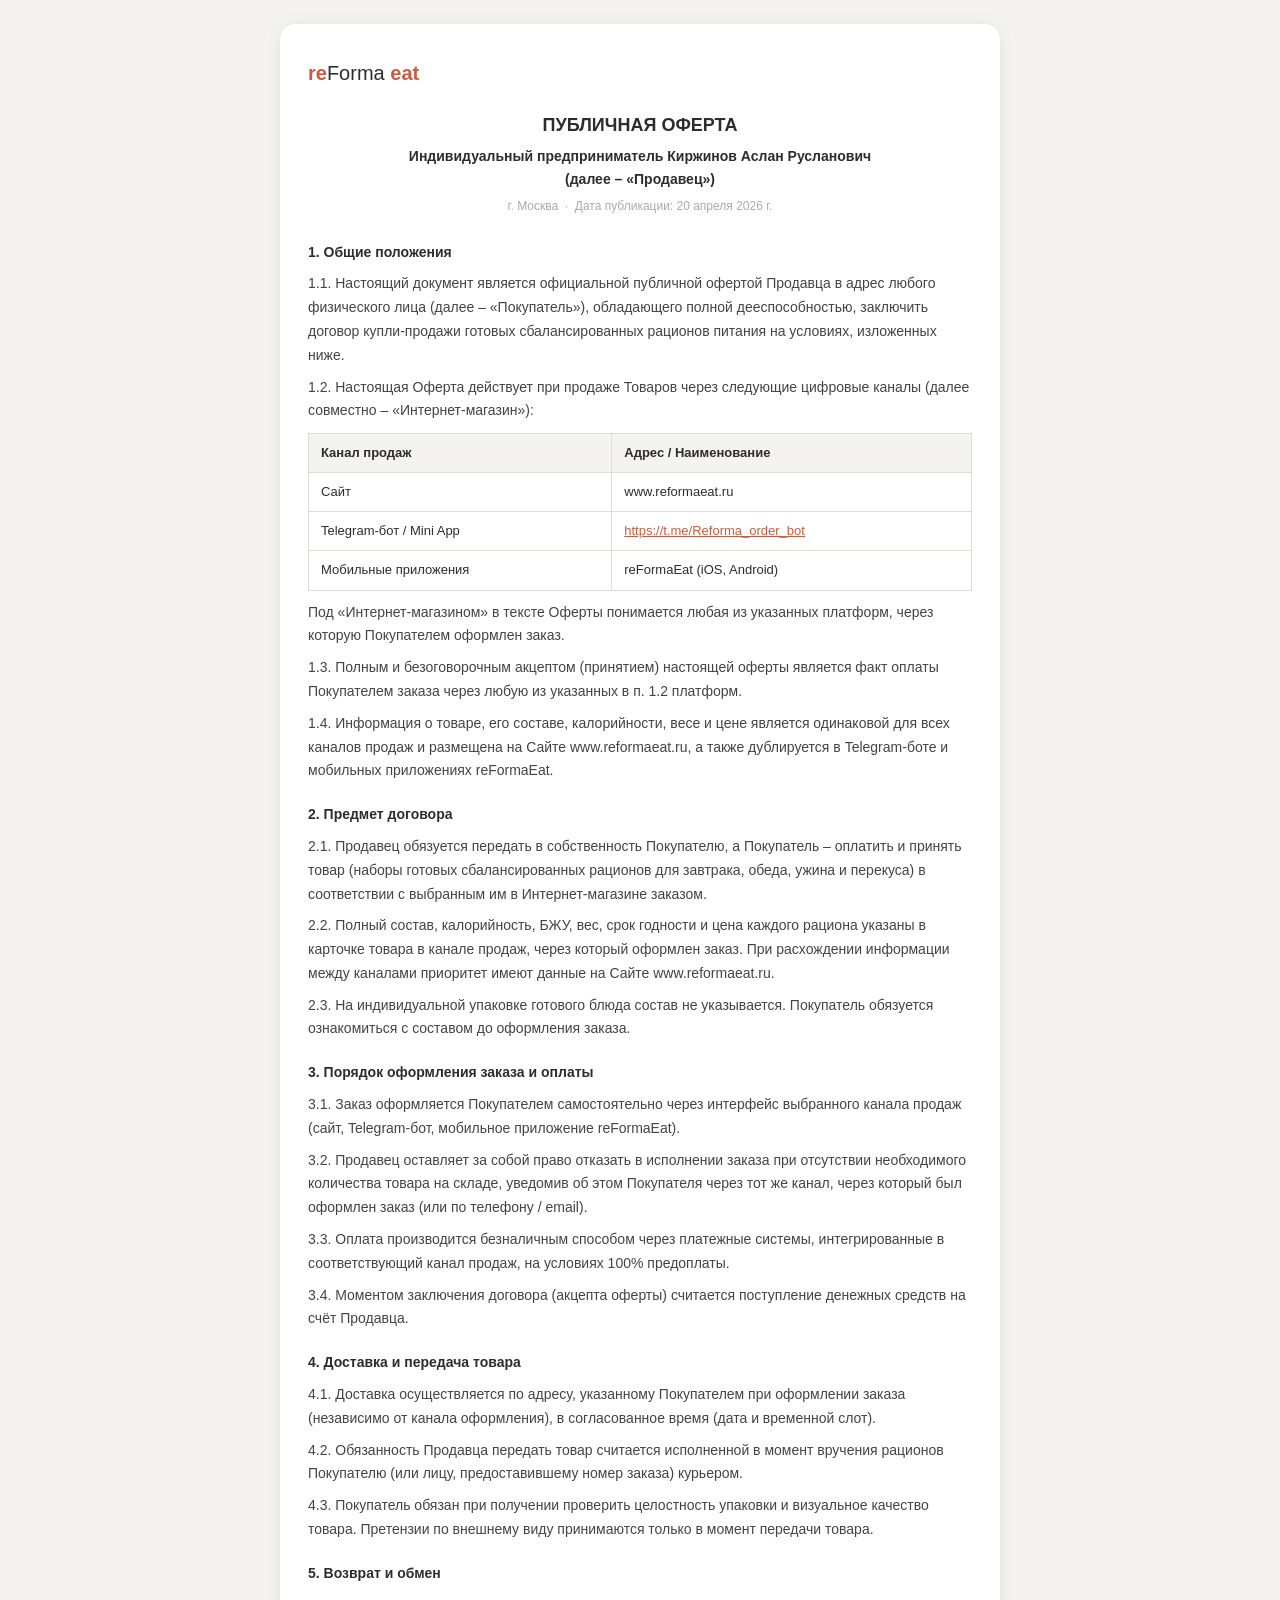
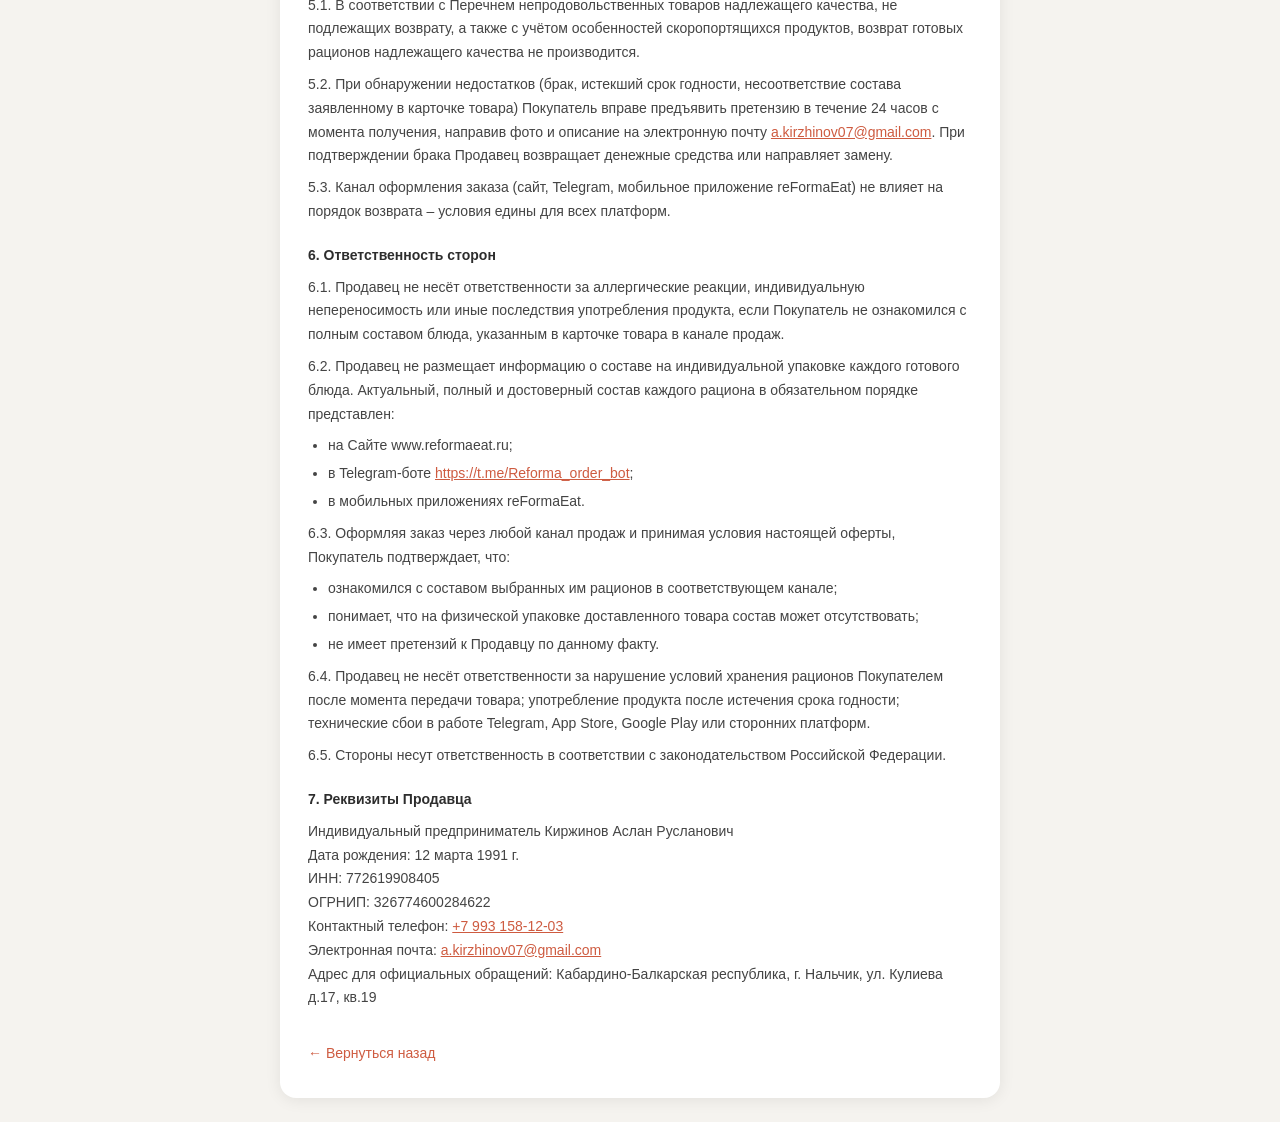
<file: oferta.html>
<!DOCTYPE html>
<html lang="ru">
<head>
<meta charset="UTF-8">
<meta name="viewport" content="width=device-width, initial-scale=1.0">
<title>Публичная оферта — reForma Eat</title>
<style>
  *{box-sizing:border-box;margin:0;padding:0}
  body{font-family:'Segoe UI',Arial,sans-serif;background:#f5f3ef;color:#2d2d2d;padding:24px 16px;line-height:1.7}
  .wrap{max-width:720px;margin:0 auto;background:#fff;border-radius:16px;padding:32px 28px;box-shadow:0 2px 16px rgba(0,0,0,.08)}
  .logo{font-size:20px;font-weight:700;color:#ce5b40;margin-bottom:4px}
  .logo span{color:#2d2d2d;font-weight:300}
  h1{font-size:18px;font-weight:700;margin:20px 0 4px;color:#2d2d2d;text-align:center;text-transform:uppercase}
  .subtitle{font-size:14px;text-align:center;margin-bottom:4px;font-weight:600}
  .date{font-size:12px;color:#aaa;margin-bottom:24px;text-align:center}
  h2{font-size:14px;font-weight:700;margin:20px 0 8px;color:#2d2d2d}
  p{font-size:14px;margin-bottom:8px;color:#444}
  ul{font-size:14px;padding-left:20px;margin-bottom:8px;color:#444}
  li{margin-bottom:4px}
  table{width:100%;border-collapse:collapse;font-size:13px;margin:10px 0}
  td,th{border:1px solid #e0ddd8;padding:8px 12px;text-align:left}
  th{background:#f5f3ef;font-weight:600}
  a{color:#ce5b40}
  .back{display:inline-block;margin-top:24px;color:#ce5b40;font-size:14px;text-decoration:none}
</style>
</head>
<body>
<div class="wrap">
  <div class="logo">re<span>Forma</span> eat</div>

  <h1>Публичная оферта</h1>
  <div class="subtitle">Индивидуальный предприниматель Киржинов Аслан Русланович<br>(далее – «Продавец»)</div>
  <div class="date">г. Москва &nbsp;·&nbsp; Дата публикации: 20 апреля 2026 г.</div>

  <h2>1. Общие положения</h2>
  <p>1.1. Настоящий документ является официальной публичной офертой Продавца в адрес любого физического лица (далее – «Покупатель»), обладающего полной дееспособностью, заключить договор купли-продажи готовых сбалансированных рационов питания на условиях, изложенных ниже.</p>
  <p>1.2. Настоящая Оферта действует при продаже Товаров через следующие цифровые каналы (далее совместно – «Интернет-магазин»):</p>
  <table>
    <tr><th>Канал продаж</th><th>Адрес / Наименование</th></tr>
    <tr><td>Сайт</td><td>www.reformaeat.ru</td></tr>
    <tr><td>Telegram-бот / Mini App</td><td><a href="https://t.me/Reforma_order_bot">https://t.me/Reforma_order_bot</a></td></tr>
    <tr><td>Мобильные приложения</td><td>reFormaEat (iOS, Android)</td></tr>
  </table>
  <p>Под «Интернет-магазином» в тексте Оферты понимается любая из указанных платформ, через которую Покупателем оформлен заказ.</p>
  <p>1.3. Полным и безоговорочным акцептом (принятием) настоящей оферты является факт оплаты Покупателем заказа через любую из указанных в п. 1.2 платформ.</p>
  <p>1.4. Информация о товаре, его составе, калорийности, весе и цене является одинаковой для всех каналов продаж и размещена на Сайте www.reformaeat.ru, а также дублируется в Telegram-боте и мобильных приложениях reFormaEat.</p>

  <h2>2. Предмет договора</h2>
  <p>2.1. Продавец обязуется передать в собственность Покупателю, а Покупатель – оплатить и принять товар (наборы готовых сбалансированных рационов для завтрака, обеда, ужина и перекуса) в соответствии с выбранным им в Интернет-магазине заказом.</p>
  <p>2.2. Полный состав, калорийность, БЖУ, вес, срок годности и цена каждого рациона указаны в карточке товара в канале продаж, через который оформлен заказ. При расхождении информации между каналами приоритет имеют данные на Сайте www.reformaeat.ru.</p>
  <p>2.3. На индивидуальной упаковке готового блюда состав не указывается. Покупатель обязуется ознакомиться с составом до оформления заказа.</p>

  <h2>3. Порядок оформления заказа и оплаты</h2>
  <p>3.1. Заказ оформляется Покупателем самостоятельно через интерфейс выбранного канала продаж (сайт, Telegram-бот, мобильное приложение reFormaEat).</p>
  <p>3.2. Продавец оставляет за собой право отказать в исполнении заказа при отсутствии необходимого количества товара на складе, уведомив об этом Покупателя через тот же канал, через который был оформлен заказ (или по телефону / email).</p>
  <p>3.3. Оплата производится безналичным способом через платежные системы, интегрированные в соответствующий канал продаж, на условиях 100% предоплаты.</p>
  <p>3.4. Моментом заключения договора (акцепта оферты) считается поступление денежных средств на счёт Продавца.</p>

  <h2>4. Доставка и передача товара</h2>
  <p>4.1. Доставка осуществляется по адресу, указанному Покупателем при оформлении заказа (независимо от канала оформления), в согласованное время (дата и временной слот).</p>
  <p>4.2. Обязанность Продавца передать товар считается исполненной в момент вручения рационов Покупателю (или лицу, предоставившему номер заказа) курьером.</p>
  <p>4.3. Покупатель обязан при получении проверить целостность упаковки и визуальное качество товара. Претензии по внешнему виду принимаются только в момент передачи товара.</p>

  <h2>5. Возврат и обмен</h2>
  <p>5.1. В соответствии с Перечнем непродовольственных товаров надлежащего качества, не подлежащих возврату, а также с учётом особенностей скоропортящихся продуктов, возврат готовых рационов надлежащего качества не производится.</p>
  <p>5.2. При обнаружении недостатков (брак, истекший срок годности, несоответствие состава заявленному в карточке товара) Покупатель вправе предъявить претензию в течение 24 часов с момента получения, направив фото и описание на электронную почту <a href="mailto:a.kirzhinov07@gmail.com">a.kirzhinov07@gmail.com</a>. При подтверждении брака Продавец возвращает денежные средства или направляет замену.</p>
  <p>5.3. Канал оформления заказа (сайт, Telegram, мобильное приложение reFormaEat) не влияет на порядок возврата – условия едины для всех платформ.</p>

  <h2>6. Ответственность сторон</h2>
  <p>6.1. Продавец не несёт ответственности за аллергические реакции, индивидуальную непереносимость или иные последствия употребления продукта, если Покупатель не ознакомился с полным составом блюда, указанным в карточке товара в канале продаж.</p>
  <p>6.2. Продавец не размещает информацию о составе на индивидуальной упаковке каждого готового блюда. Актуальный, полный и достоверный состав каждого рациона в обязательном порядке представлен:</p>
  <ul>
    <li>на Сайте www.reformaeat.ru;</li>
    <li>в Telegram-боте <a href="https://t.me/Reforma_order_bot">https://t.me/Reforma_order_bot</a>;</li>
    <li>в мобильных приложениях reFormaEat.</li>
  </ul>
  <p>6.3. Оформляя заказ через любой канал продаж и принимая условия настоящей оферты, Покупатель подтверждает, что:</p>
  <ul>
    <li>ознакомился с составом выбранных им рационов в соответствующем канале;</li>
    <li>понимает, что на физической упаковке доставленного товара состав может отсутствовать;</li>
    <li>не имеет претензий к Продавцу по данному факту.</li>
  </ul>
  <p>6.4. Продавец не несёт ответственности за нарушение условий хранения рационов Покупателем после момента передачи товара; употребление продукта после истечения срока годности; технические сбои в работе Telegram, App Store, Google Play или сторонних платформ.</p>
  <p>6.5. Стороны несут ответственность в соответствии с законодательством Российской Федерации.</p>

  <h2>7. Реквизиты Продавца</h2>
  <p>
    Индивидуальный предприниматель Киржинов Аслан Русланович<br>
    Дата рождения: 12 марта 1991 г.<br>
    ИНН: 772619908405<br>
    ОГРНИП: 326774600284622<br>
    Контактный телефон: <a href="tel:+79931581203">+7 993 158-12-03</a><br>
    Электронная почта: <a href="mailto:a.kirzhinov07@gmail.com">a.kirzhinov07@gmail.com</a><br>
    Адрес для официальных обращений: Кабардино-Балкарская республика, г. Нальчик, ул. Кулиева д.17, кв.19
  </p>

  <a href="javascript:history.back()" class="back">← Вернуться назад</a>
</div>
</body>
</html>
</file>
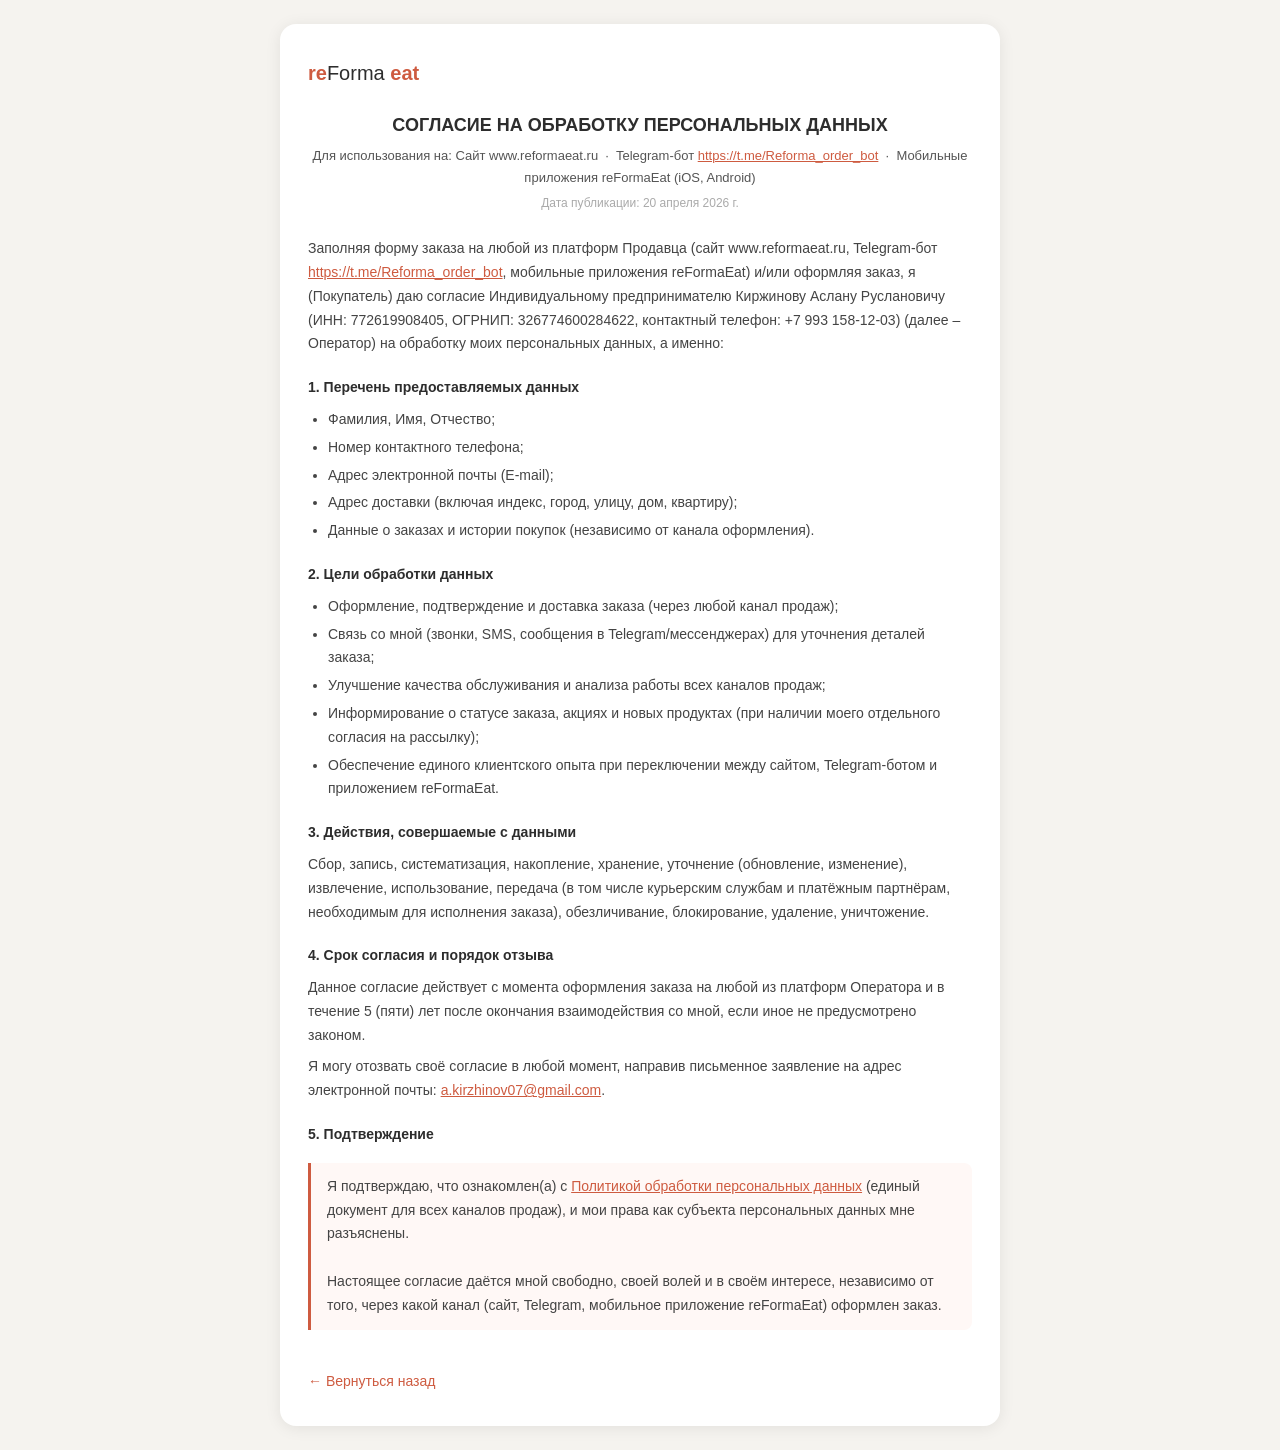
<file: pd-consent.html>
<!DOCTYPE html>
<html lang="ru">
<head>
<meta charset="UTF-8">
<meta name="viewport" content="width=device-width, initial-scale=1.0">
<title>Согласие на обработку персональных данных — reForma Eat</title>
<style>
  *{box-sizing:border-box;margin:0;padding:0}
  body{font-family:'Segoe UI',Arial,sans-serif;background:#f5f3ef;color:#2d2d2d;padding:24px 16px;line-height:1.7}
  .wrap{max-width:720px;margin:0 auto;background:#fff;border-radius:16px;padding:32px 28px;box-shadow:0 2px 16px rgba(0,0,0,.08)}
  .logo{font-size:20px;font-weight:700;color:#ce5b40;margin-bottom:4px}
  .logo span{color:#2d2d2d;font-weight:300}
  h1{font-size:18px;font-weight:700;margin:20px 0 4px;color:#2d2d2d;text-align:center;text-transform:uppercase}
  .subtitle{font-size:13px;text-align:center;margin-bottom:4px;color:#555}
  .date{font-size:12px;color:#aaa;margin-bottom:24px;text-align:center}
  h2{font-size:14px;font-weight:700;margin:20px 0 8px;color:#2d2d2d}
  p{font-size:14px;margin-bottom:8px;color:#444}
  ul{font-size:14px;padding-left:20px;margin-bottom:8px;color:#444}
  li{margin-bottom:4px}
  .highlight{background:#fff8f6;border-left:3px solid #ce5b40;padding:12px 16px;border-radius:0 8px 8px 0;margin:16px 0;font-size:14px;color:#444}
  a{color:#ce5b40}
  .back{display:inline-block;margin-top:24px;color:#ce5b40;font-size:14px;text-decoration:none}
</style>
</head>
<body>
<div class="wrap">
  <div class="logo">re<span>Forma</span> eat</div>

  <h1>Согласие на обработку персональных данных</h1>
  <div class="subtitle">
    Для использования на: Сайт www.reformaeat.ru &nbsp;·&nbsp;
    Telegram-бот <a href="https://t.me/Reforma_order_bot">https://t.me/Reforma_order_bot</a> &nbsp;·&nbsp;
    Мобильные приложения reFormaEat (iOS, Android)
  </div>
  <div class="date">Дата публикации: 20 апреля 2026 г.</div>

  <p>Заполняя форму заказа на любой из платформ Продавца (сайт www.reformaeat.ru, Telegram-бот <a href="https://t.me/Reforma_order_bot">https://t.me/Reforma_order_bot</a>, мобильные приложения reFormaEat) и/или оформляя заказ, я (Покупатель) даю согласие Индивидуальному предпринимателю Киржинову Аслану Руслановичу (ИНН: 772619908405, ОГРНИП: 326774600284622, контактный телефон: +7 993 158-12-03) (далее – Оператор) на обработку моих персональных данных, а именно:</p>

  <h2>1. Перечень предоставляемых данных</h2>
  <ul>
    <li>Фамилия, Имя, Отчество;</li>
    <li>Номер контактного телефона;</li>
    <li>Адрес электронной почты (E-mail);</li>
    <li>Адрес доставки (включая индекс, город, улицу, дом, квартиру);</li>
    <li>Данные о заказах и истории покупок (независимо от канала оформления).</li>
  </ul>

  <h2>2. Цели обработки данных</h2>
  <ul>
    <li>Оформление, подтверждение и доставка заказа (через любой канал продаж);</li>
    <li>Связь со мной (звонки, SMS, сообщения в Telegram/мессенджерах) для уточнения деталей заказа;</li>
    <li>Улучшение качества обслуживания и анализа работы всех каналов продаж;</li>
    <li>Информирование о статусе заказа, акциях и новых продуктах (при наличии моего отдельного согласия на рассылку);</li>
    <li>Обеспечение единого клиентского опыта при переключении между сайтом, Telegram-ботом и приложением reFormaEat.</li>
  </ul>

  <h2>3. Действия, совершаемые с данными</h2>
  <p>Сбор, запись, систематизация, накопление, хранение, уточнение (обновление, изменение), извлечение, использование, передача (в том числе курьерским службам и платёжным партнёрам, необходимым для исполнения заказа), обезличивание, блокирование, удаление, уничтожение.</p>

  <h2>4. Срок согласия и порядок отзыва</h2>
  <p>Данное согласие действует с момента оформления заказа на любой из платформ Оператора и в течение 5 (пяти) лет после окончания взаимодействия со мной, если иное не предусмотрено законом.</p>
  <p>Я могу отозвать своё согласие в любой момент, направив письменное заявление на адрес электронной почты: <a href="mailto:a.kirzhinov07@gmail.com">a.kirzhinov07@gmail.com</a>.</p>

  <h2>5. Подтверждение</h2>
  <div class="highlight">
    Я подтверждаю, что ознакомлен(а) с <a href="pd-policy.html">Политикой обработки персональных данных</a> (единый документ для всех каналов продаж), и мои права как субъекта персональных данных мне разъяснены.<br><br>
    Настоящее согласие даётся мной свободно, своей волей и в своём интересе, независимо от того, через какой канал (сайт, Telegram, мобильное приложение reFormaEat) оформлен заказ.
  </div>

  <a href="javascript:history.back()" class="back">← Вернуться назад</a>
</div>
</body>
</html>
</file>
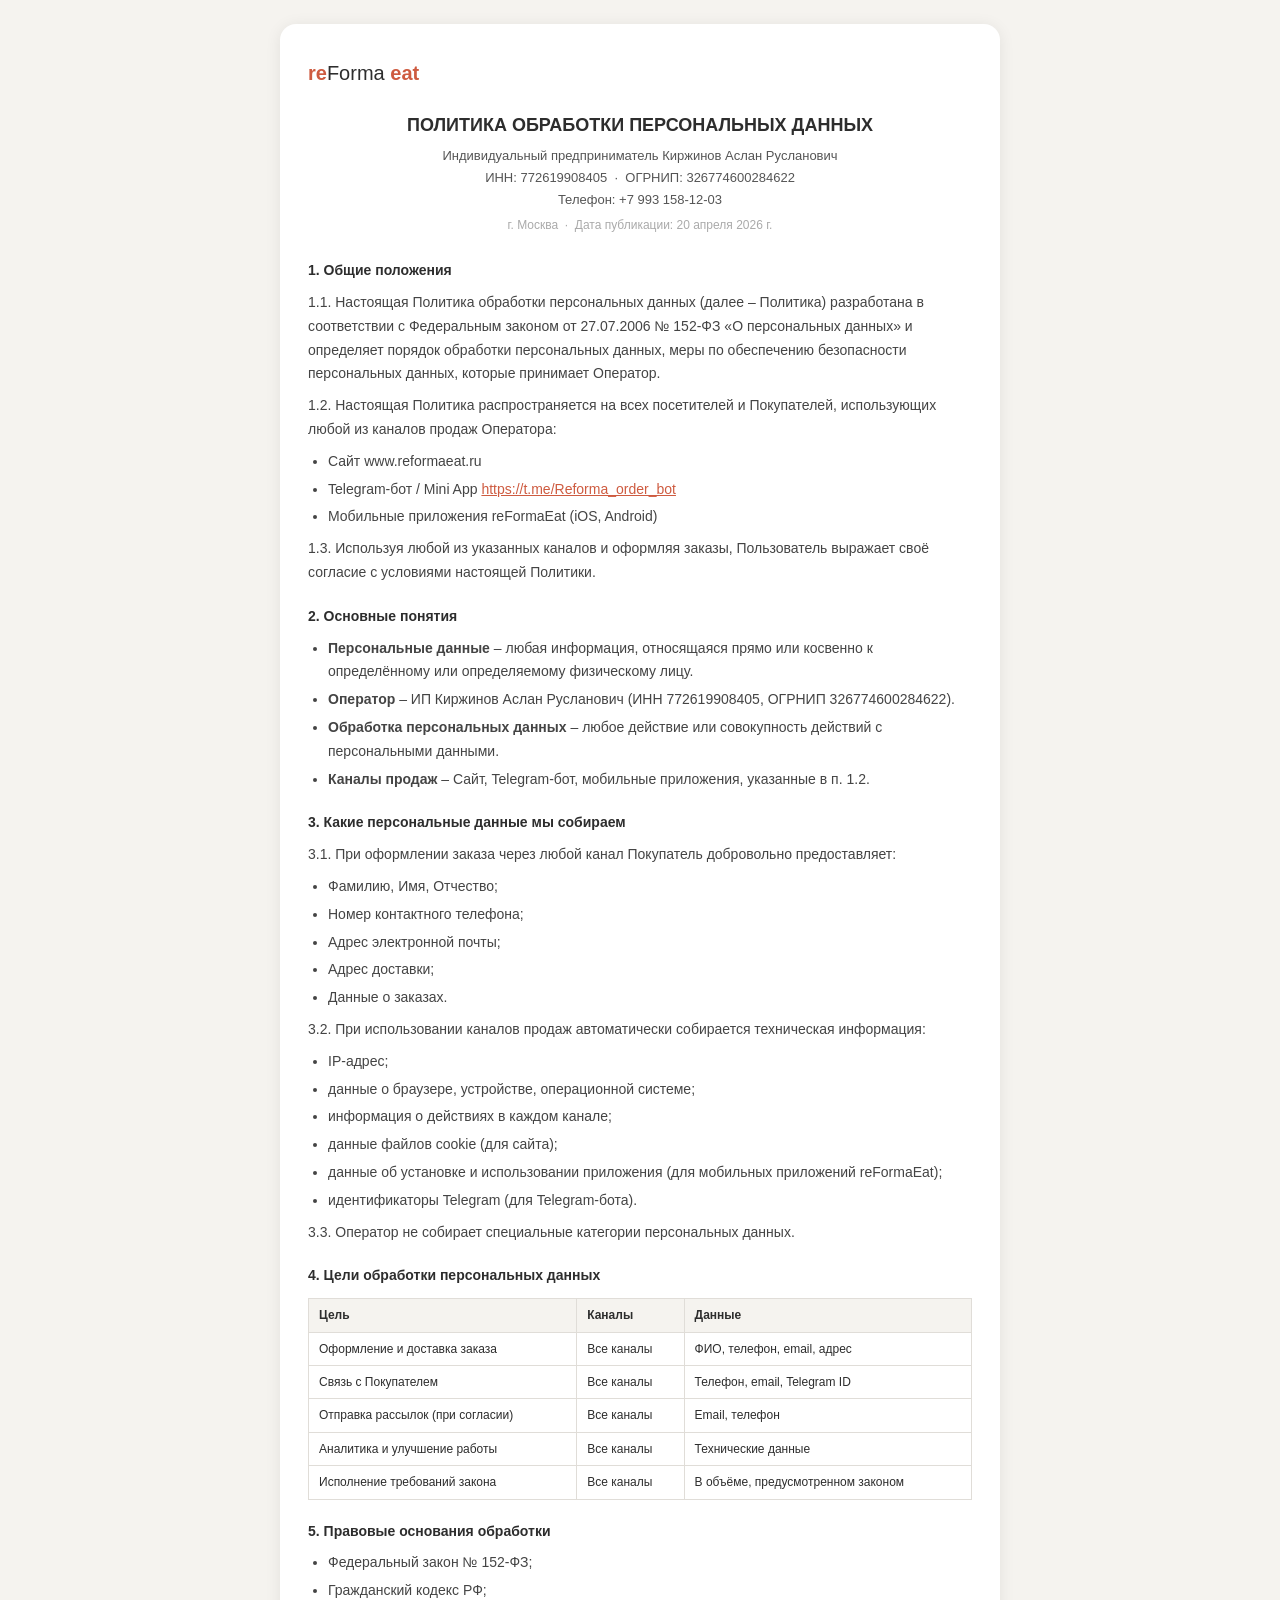
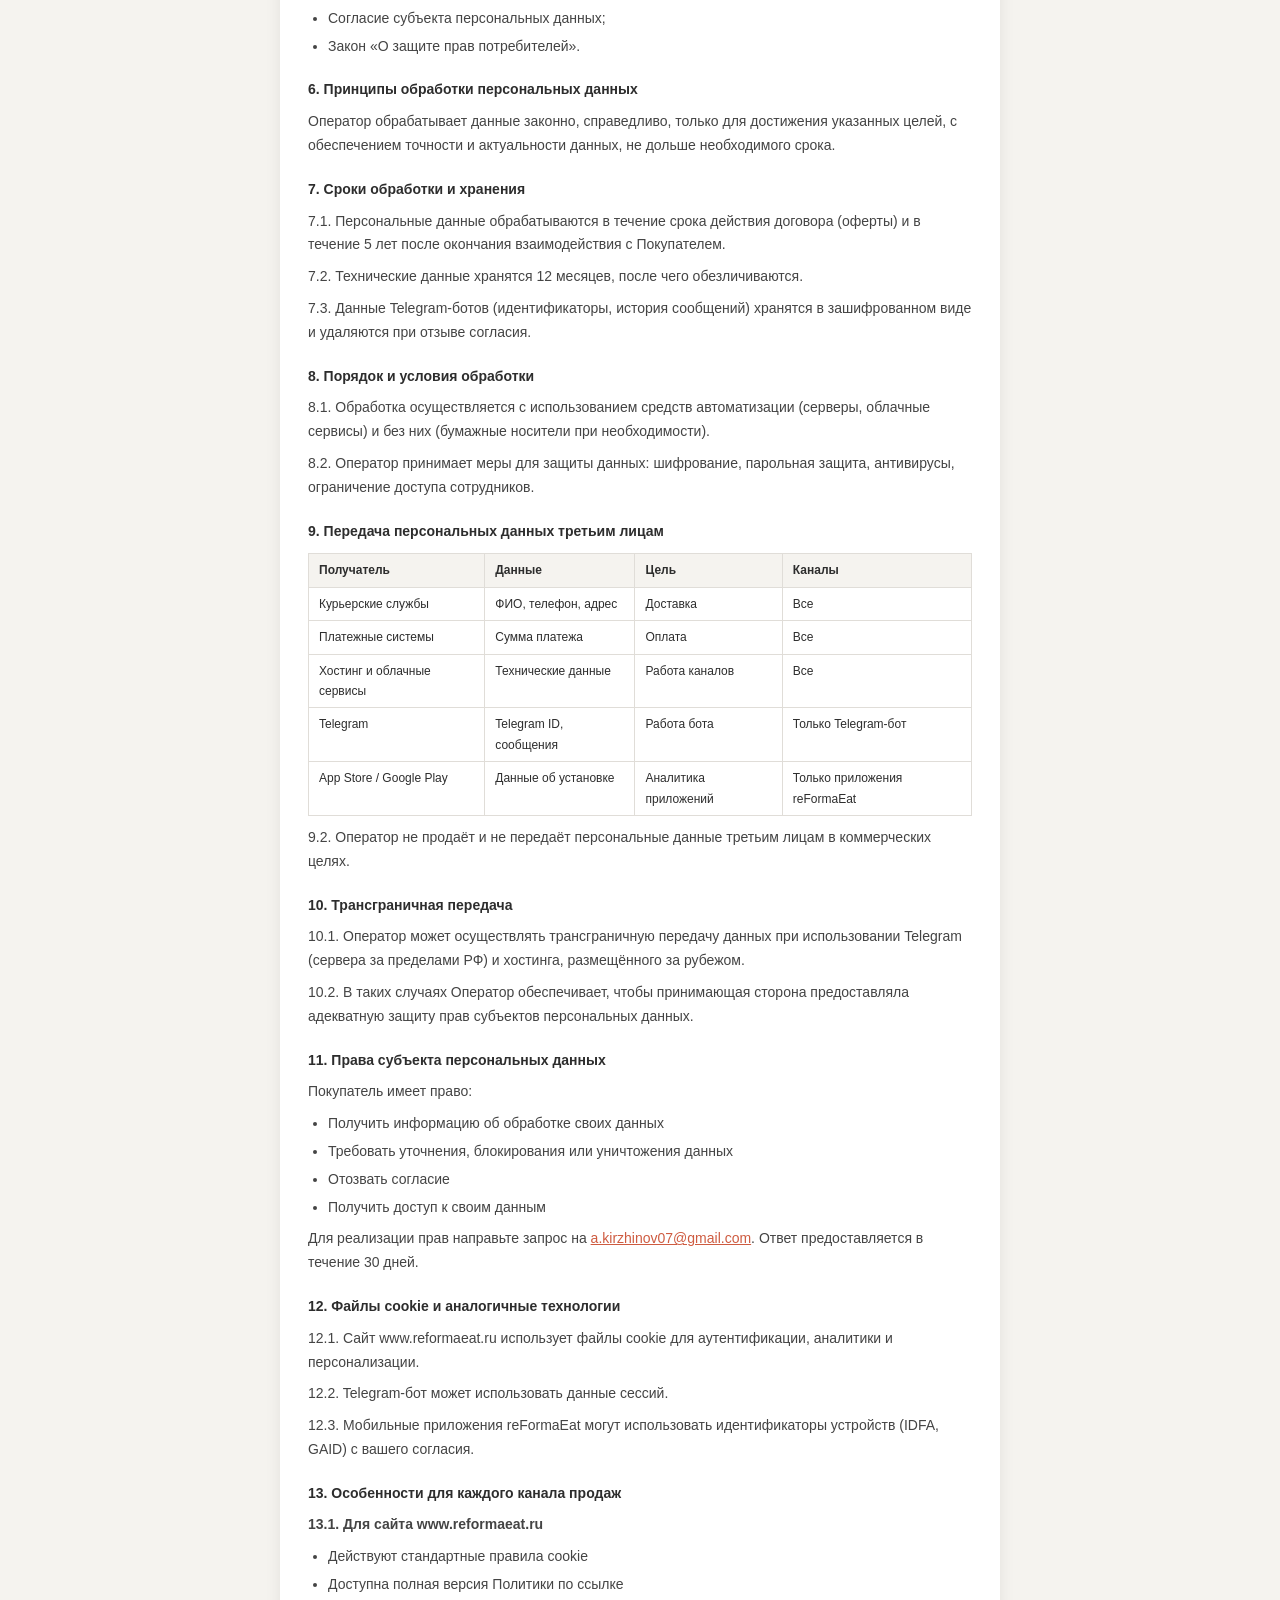
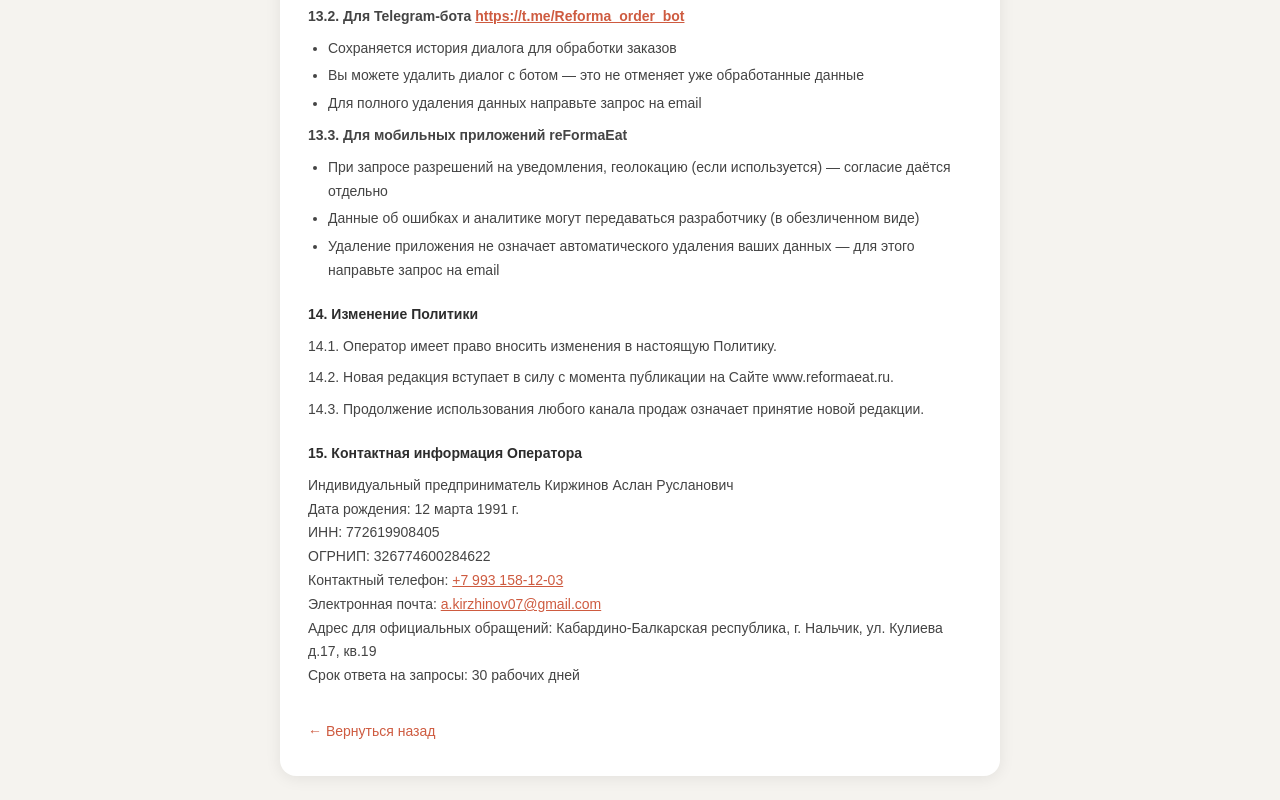
<file: pd-policy.html>
<!DOCTYPE html>
<html lang="ru">
<head>
<meta charset="UTF-8">
<meta name="viewport" content="width=device-width, initial-scale=1.0">
<title>Политика обработки персональных данных — reForma Eat</title>
<style>
  *{box-sizing:border-box;margin:0;padding:0}
  body{font-family:'Segoe UI',Arial,sans-serif;background:#f5f3ef;color:#2d2d2d;padding:24px 16px;line-height:1.7}
  .wrap{max-width:720px;margin:0 auto;background:#fff;border-radius:16px;padding:32px 28px;box-shadow:0 2px 16px rgba(0,0,0,.08)}
  .logo{font-size:20px;font-weight:700;color:#ce5b40;margin-bottom:4px}
  .logo span{color:#2d2d2d;font-weight:300}
  h1{font-size:18px;font-weight:700;margin:20px 0 4px;color:#2d2d2d;text-align:center;text-transform:uppercase}
  .subtitle{font-size:13px;text-align:center;margin-bottom:4px;color:#555}
  .date{font-size:12px;color:#aaa;margin-bottom:24px;text-align:center}
  h2{font-size:14px;font-weight:700;margin:20px 0 8px;color:#2d2d2d}
  p{font-size:14px;margin-bottom:8px;color:#444}
  ul{font-size:14px;padding-left:20px;margin-bottom:8px;color:#444}
  li{margin-bottom:4px}
  table{width:100%;border-collapse:collapse;font-size:12px;margin:10px 0}
  td,th{border:1px solid #e0ddd8;padding:6px 10px;text-align:left;vertical-align:top}
  th{background:#f5f3ef;font-weight:600}
  a{color:#ce5b40}
  .back{display:inline-block;margin-top:24px;color:#ce5b40;font-size:14px;text-decoration:none}
</style>
</head>
<body>
<div class="wrap">
  <div class="logo">re<span>Forma</span> eat</div>

  <h1>Политика обработки персональных данных</h1>
  <div class="subtitle">
    Индивидуальный предприниматель Киржинов Аслан Русланович<br>
    ИНН: 772619908405 &nbsp;·&nbsp; ОГРНИП: 326774600284622<br>
    Телефон: +7 993 158-12-03
  </div>
  <div class="date">г. Москва &nbsp;·&nbsp; Дата публикации: 20 апреля 2026 г.</div>

  <h2>1. Общие положения</h2>
  <p>1.1. Настоящая Политика обработки персональных данных (далее – Политика) разработана в соответствии с Федеральным законом от 27.07.2006 № 152-ФЗ «О персональных данных» и определяет порядок обработки персональных данных, меры по обеспечению безопасности персональных данных, которые принимает Оператор.</p>
  <p>1.2. Настоящая Политика распространяется на всех посетителей и Покупателей, использующих любой из каналов продаж Оператора:</p>
  <ul>
    <li>Сайт www.reformaeat.ru</li>
    <li>Telegram-бот / Mini App <a href="https://t.me/Reforma_order_bot">https://t.me/Reforma_order_bot</a></li>
    <li>Мобильные приложения reFormaEat (iOS, Android)</li>
  </ul>
  <p>1.3. Используя любой из указанных каналов и оформляя заказы, Пользователь выражает своё согласие с условиями настоящей Политики.</p>

  <h2>2. Основные понятия</h2>
  <ul>
    <li><b>Персональные данные</b> – любая информация, относящаяся прямо или косвенно к определённому или определяемому физическому лицу.</li>
    <li><b>Оператор</b> – ИП Киржинов Аслан Русланович (ИНН 772619908405, ОГРНИП 326774600284622).</li>
    <li><b>Обработка персональных данных</b> – любое действие или совокупность действий с персональными данными.</li>
    <li><b>Каналы продаж</b> – Сайт, Telegram-бот, мобильные приложения, указанные в п. 1.2.</li>
  </ul>

  <h2>3. Какие персональные данные мы собираем</h2>
  <p>3.1. При оформлении заказа через любой канал Покупатель добровольно предоставляет:</p>
  <ul>
    <li>Фамилию, Имя, Отчество;</li>
    <li>Номер контактного телефона;</li>
    <li>Адрес электронной почты;</li>
    <li>Адрес доставки;</li>
    <li>Данные о заказах.</li>
  </ul>
  <p>3.2. При использовании каналов продаж автоматически собирается техническая информация:</p>
  <ul>
    <li>IP-адрес;</li>
    <li>данные о браузере, устройстве, операционной системе;</li>
    <li>информация о действиях в каждом канале;</li>
    <li>данные файлов cookie (для сайта);</li>
    <li>данные об установке и использовании приложения (для мобильных приложений reFormaEat);</li>
    <li>идентификаторы Telegram (для Telegram-бота).</li>
  </ul>
  <p>3.3. Оператор не собирает специальные категории персональных данных.</p>

  <h2>4. Цели обработки персональных данных</h2>
  <table>
    <tr><th>Цель</th><th>Каналы</th><th>Данные</th></tr>
    <tr><td>Оформление и доставка заказа</td><td>Все каналы</td><td>ФИО, телефон, email, адрес</td></tr>
    <tr><td>Связь с Покупателем</td><td>Все каналы</td><td>Телефон, email, Telegram ID</td></tr>
    <tr><td>Отправка рассылок (при согласии)</td><td>Все каналы</td><td>Email, телефон</td></tr>
    <tr><td>Аналитика и улучшение работы</td><td>Все каналы</td><td>Технические данные</td></tr>
    <tr><td>Исполнение требований закона</td><td>Все каналы</td><td>В объёме, предусмотренном законом</td></tr>
  </table>

  <h2>5. Правовые основания обработки</h2>
  <ul>
    <li>Федеральный закон № 152-ФЗ;</li>
    <li>Гражданский кодекс РФ;</li>
    <li>Согласие субъекта персональных данных;</li>
    <li>Закон «О защите прав потребителей».</li>
  </ul>

  <h2>6. Принципы обработки персональных данных</h2>
  <p>Оператор обрабатывает данные законно, справедливо, только для достижения указанных целей, с обеспечением точности и актуальности данных, не дольше необходимого срока.</p>

  <h2>7. Сроки обработки и хранения</h2>
  <p>7.1. Персональные данные обрабатываются в течение срока действия договора (оферты) и в течение 5 лет после окончания взаимодействия с Покупателем.</p>
  <p>7.2. Технические данные хранятся 12 месяцев, после чего обезличиваются.</p>
  <p>7.3. Данные Telegram-ботов (идентификаторы, история сообщений) хранятся в зашифрованном виде и удаляются при отзыве согласия.</p>

  <h2>8. Порядок и условия обработки</h2>
  <p>8.1. Обработка осуществляется с использованием средств автоматизации (серверы, облачные сервисы) и без них (бумажные носители при необходимости).</p>
  <p>8.2. Оператор принимает меры для защиты данных: шифрование, парольная защита, антивирусы, ограничение доступа сотрудников.</p>

  <h2>9. Передача персональных данных третьим лицам</h2>
  <table>
    <tr><th>Получатель</th><th>Данные</th><th>Цель</th><th>Каналы</th></tr>
    <tr><td>Курьерские службы</td><td>ФИО, телефон, адрес</td><td>Доставка</td><td>Все</td></tr>
    <tr><td>Платежные системы</td><td>Сумма платежа</td><td>Оплата</td><td>Все</td></tr>
    <tr><td>Хостинг и облачные сервисы</td><td>Технические данные</td><td>Работа каналов</td><td>Все</td></tr>
    <tr><td>Telegram</td><td>Telegram ID, сообщения</td><td>Работа бота</td><td>Только Telegram-бот</td></tr>
    <tr><td>App Store / Google Play</td><td>Данные об установке</td><td>Аналитика приложений</td><td>Только приложения reFormaEat</td></tr>
  </table>
  <p>9.2. Оператор не продаёт и не передаёт персональные данные третьим лицам в коммерческих целях.</p>

  <h2>10. Трансграничная передача</h2>
  <p>10.1. Оператор может осуществлять трансграничную передачу данных при использовании Telegram (сервера за пределами РФ) и хостинга, размещённого за рубежом.</p>
  <p>10.2. В таких случаях Оператор обеспечивает, чтобы принимающая сторона предоставляла адекватную защиту прав субъектов персональных данных.</p>

  <h2>11. Права субъекта персональных данных</h2>
  <p>Покупатель имеет право:</p>
  <ul>
    <li>Получить информацию об обработке своих данных</li>
    <li>Требовать уточнения, блокирования или уничтожения данных</li>
    <li>Отозвать согласие</li>
    <li>Получить доступ к своим данным</li>
  </ul>
  <p>Для реализации прав направьте запрос на <a href="mailto:a.kirzhinov07@gmail.com">a.kirzhinov07@gmail.com</a>. Ответ предоставляется в течение 30 дней.</p>

  <h2>12. Файлы cookie и аналогичные технологии</h2>
  <p>12.1. Сайт www.reformaeat.ru использует файлы cookie для аутентификации, аналитики и персонализации.</p>
  <p>12.2. Telegram-бот может использовать данные сессий.</p>
  <p>12.3. Мобильные приложения reFormaEat могут использовать идентификаторы устройств (IDFA, GAID) с вашего согласия.</p>

  <h2>13. Особенности для каждого канала продаж</h2>
  <p><b>13.1. Для сайта www.reformaeat.ru</b></p>
  <ul>
    <li>Действуют стандартные правила cookie</li>
    <li>Доступна полная версия Политики по ссылке</li>
  </ul>
  <p><b>13.2. Для Telegram-бота <a href="https://t.me/Reforma_order_bot">https://t.me/Reforma_order_bot</a></b></p>
  <ul>
    <li>Сохраняется история диалога для обработки заказов</li>
    <li>Вы можете удалить диалог с ботом — это не отменяет уже обработанные данные</li>
    <li>Для полного удаления данных направьте запрос на email</li>
  </ul>
  <p><b>13.3. Для мобильных приложений reFormaEat</b></p>
  <ul>
    <li>При запросе разрешений на уведомления, геолокацию (если используется) — согласие даётся отдельно</li>
    <li>Данные об ошибках и аналитике могут передаваться разработчику (в обезличенном виде)</li>
    <li>Удаление приложения не означает автоматического удаления ваших данных — для этого направьте запрос на email</li>
  </ul>

  <h2>14. Изменение Политики</h2>
  <p>14.1. Оператор имеет право вносить изменения в настоящую Политику.</p>
  <p>14.2. Новая редакция вступает в силу с момента публикации на Сайте www.reformaeat.ru.</p>
  <p>14.3. Продолжение использования любого канала продаж означает принятие новой редакции.</p>

  <h2>15. Контактная информация Оператора</h2>
  <p>
    Индивидуальный предприниматель Киржинов Аслан Русланович<br>
    Дата рождения: 12 марта 1991 г.<br>
    ИНН: 772619908405<br>
    ОГРНИП: 326774600284622<br>
    Контактный телефон: <a href="tel:+79931581203">+7 993 158-12-03</a><br>
    Электронная почта: <a href="mailto:a.kirzhinov07@gmail.com">a.kirzhinov07@gmail.com</a><br>
    Адрес для официальных обращений: Кабардино-Балкарская республика, г. Нальчик, ул. Кулиева д.17, кв.19<br>
    Срок ответа на запросы: 30 рабочих дней
  </p>

  <a href="javascript:history.back()" class="back">← Вернуться назад</a>
</div>
</body>
</html>
</file>
